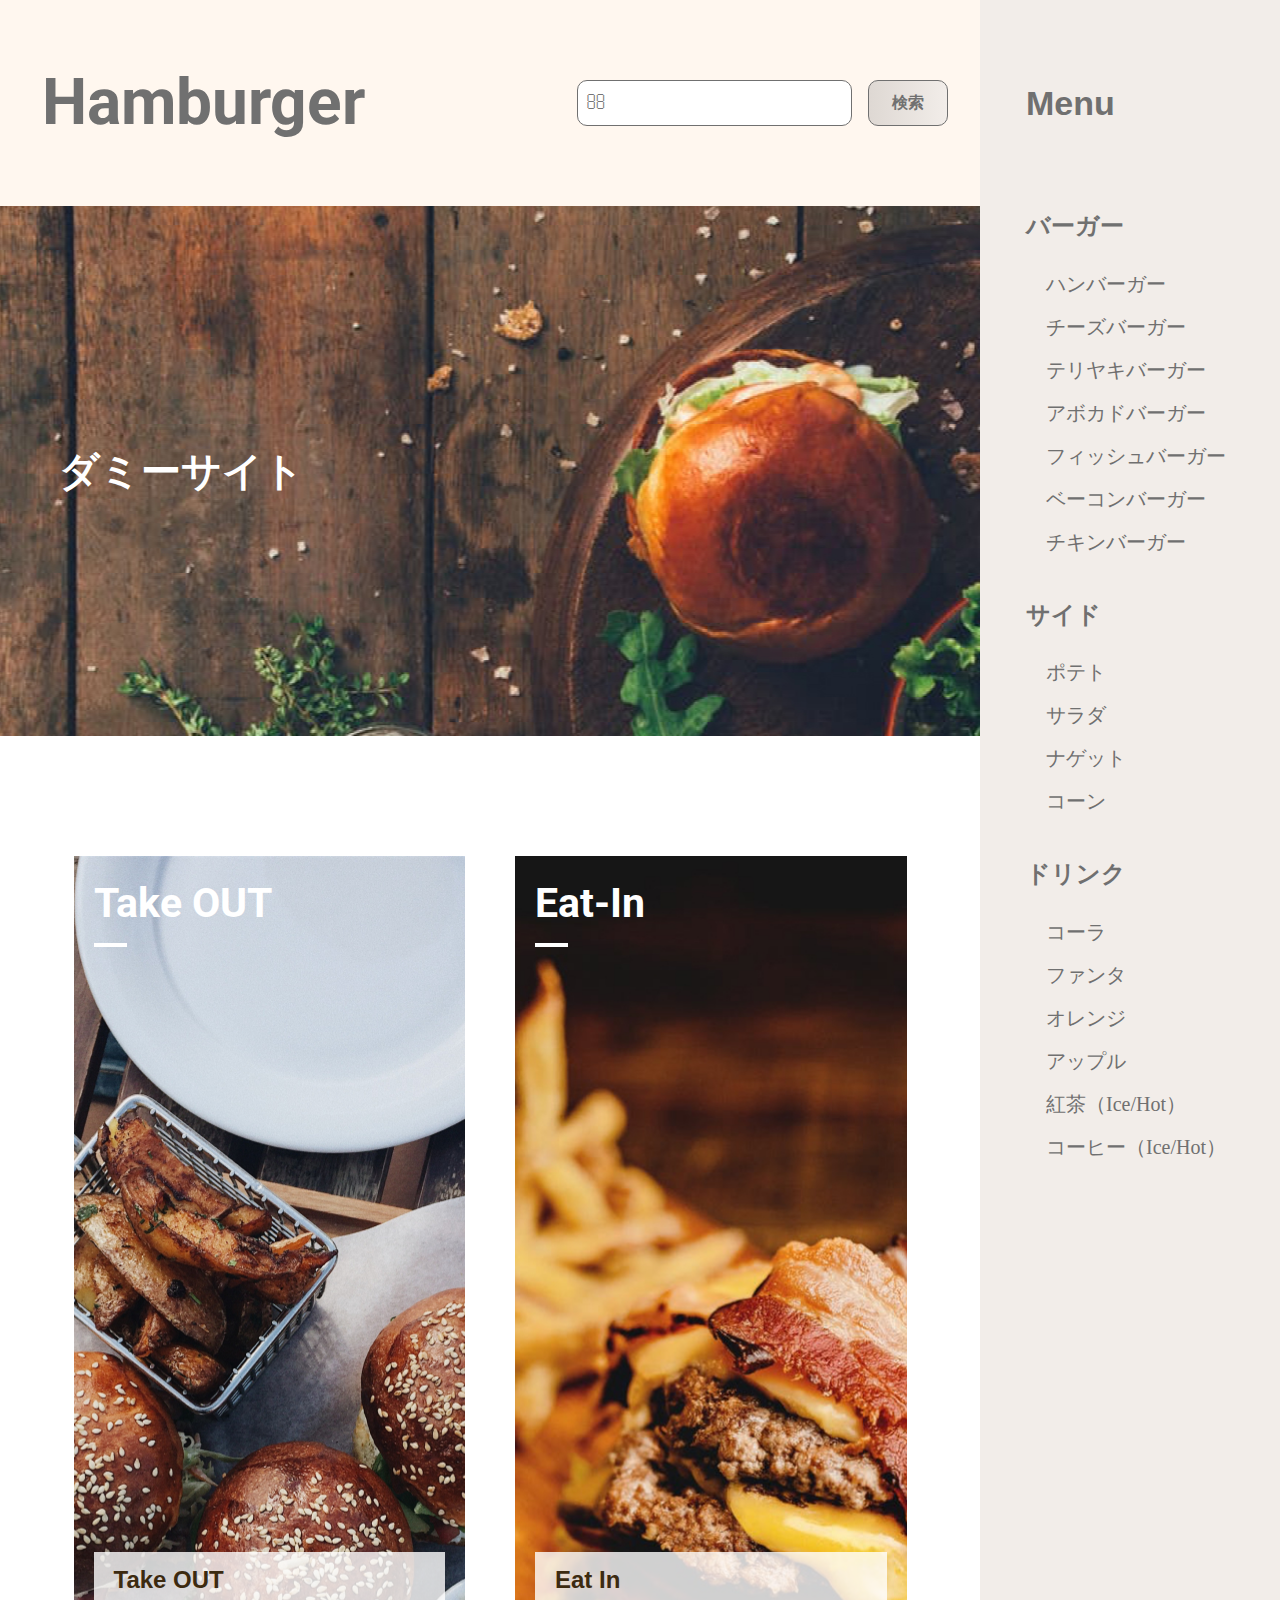
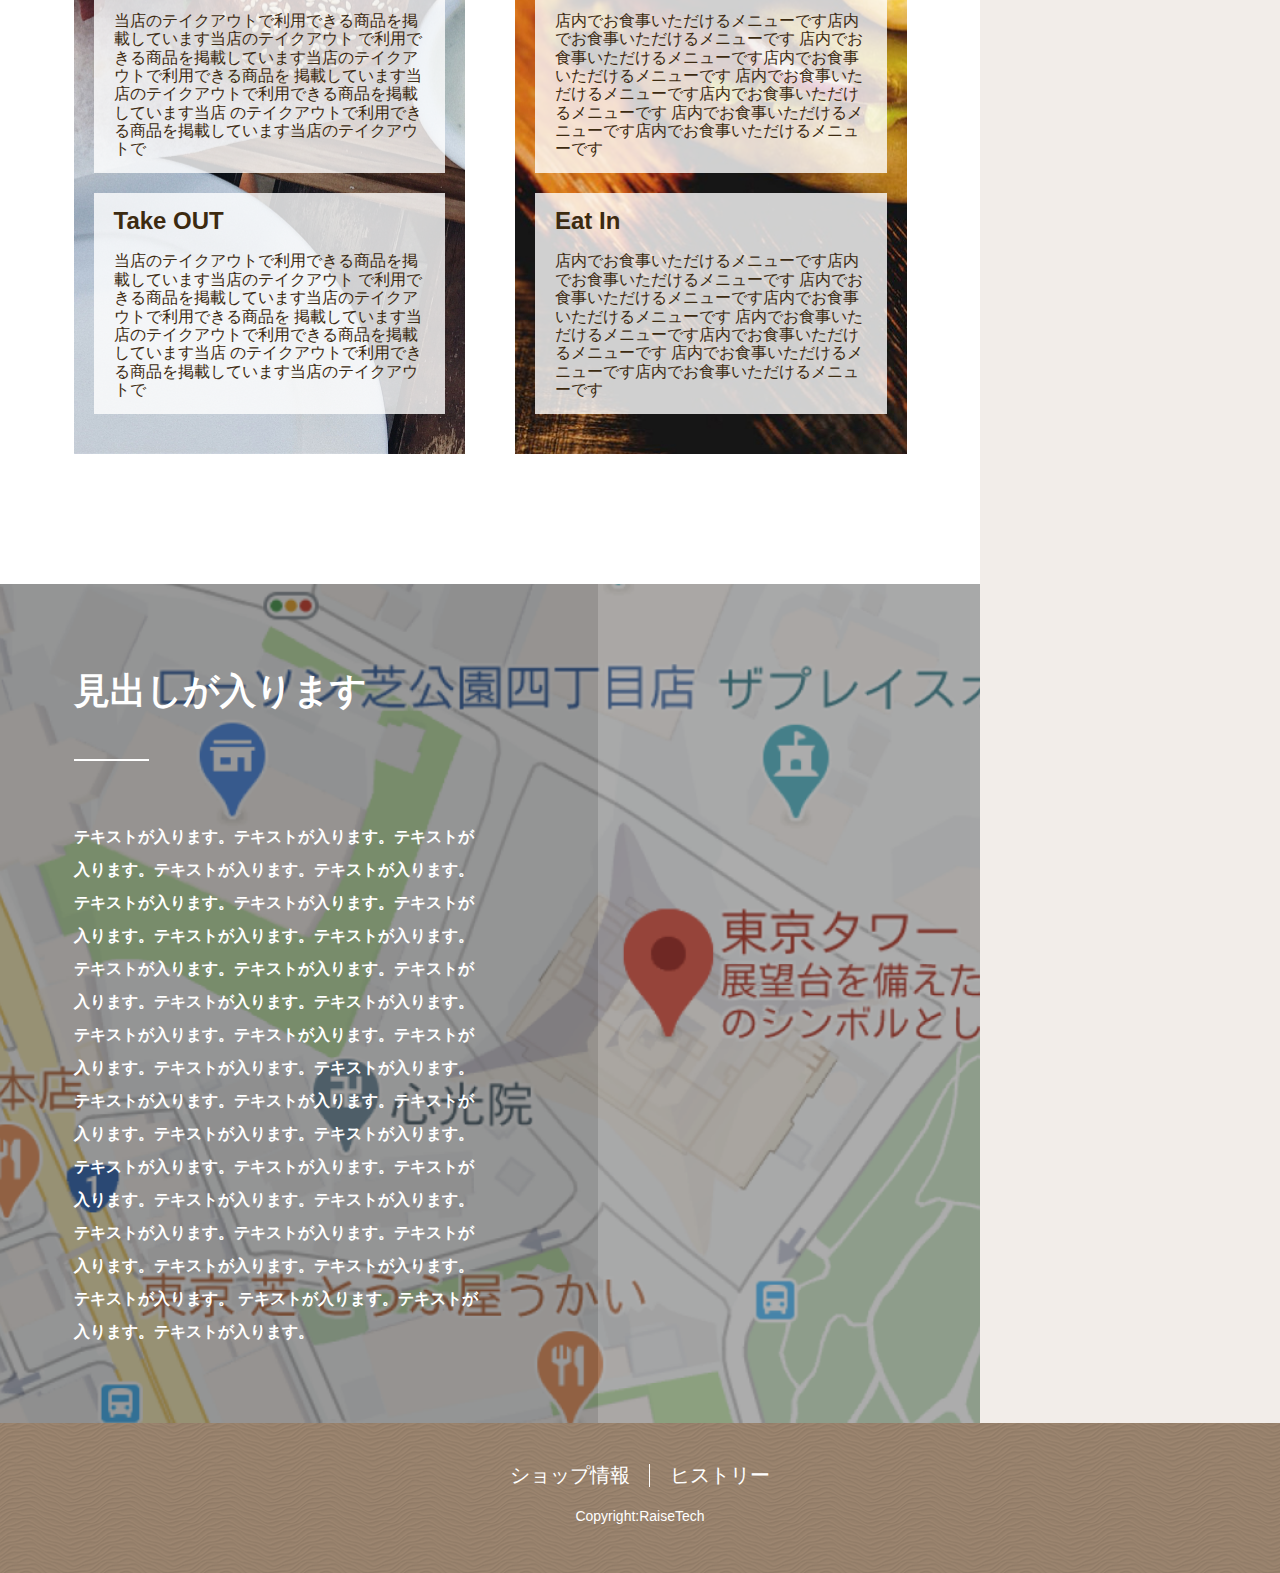
<file: index.html>
<!DOCTYPE html>
<html lang="ja">
<head>
  <meta charset="UTF-8">
  <meta http-equiv="X-UA-Compatible" content="IE=edge">
  <meta name="viewport" content="width=device-width, initial-scale=1.0">
  <title>Document</title>
  <link rel="stylesheet" href="css/reset.css">
  <link rel="stylesheet" href="https://cdnjs.cloudflare.com/ajax/libs/font-awesome/6.4.0/css/all.min.css" integrity="sha512-iecdLmaskl7CVkqkXNQ/ZH/XLlvWZOJyj7Yy7tcenmpD1ypASozpmT/E0iPtmFIB46ZmdtAc9eNBvH0H/ZpiBw==" crossorigin="anonymous" referrerpolicy="no-referrer" />
  <link rel="stylesheet" type="text/css"
 href="http://mplus-fonts.sourceforge.jp/webfonts/basic_latin/mplus_webfonts.css">
<link rel="stylesheet" type="text/css"
 href="http://mplus-fonts.sourceforge.jp/webfonts/general-j/mplus_webfonts.css">
 <link rel="preconnect" href="https://fonts.googleapis.com">
<link rel="preconnect" href="https://fonts.gstatic.com" crossorigin>
<link href="https://fonts.googleapis.com/css2?family=Roboto:wght@700&display=swap" rel="stylesheet">
<script src="https://code.jquery.com/jquery-3.6.4.min.js" integrity="sha256-oP6HI9z1XaZNBrJURtCoUT5SUnxFr8s3BzRl+cbzUq8=" crossorigin="anonymous"></script>
    <script src="js/main.js"></script>
    
  <link rel="stylesheet" href="css/style.css">
</head>
  <body>
    <div class="flex-box">
      <div class="l-main-contents">
        <header class="l-header">
          <div class="l-header-inner">
            <h1 class="l-header-title"><a href="/index.html">Hamburger</a></h1>
            <div class="p-search-container">
              <form action="#" method="post">
                <input type="text" name="search" value="" placeholder="&#xf002;"/>
                <input type="submit" name="submit" value="検索">
              </form>
            </div>
          </div>
          <button class="p-hamburger js-hamburger">
            Menu
          </button>
          <div class="p-hamburger__mask"></div>
        </header>

        <main class="main-area">

          <div class="p-fv">
            <h2 class="p-fv__title">ダミーサイト</h2>
          </div>

          <article class="l-contents">
            <div class="inner">
              <ul class="l-contents__brunch-menu">
                <li class="p-take-out p-contents-parts">
                  <h2 class="c-content-title">Take OUT</h2>
                  <div class="p-text-box">
                    <dl class="c-content_bg">
                      <dt class="c-content-subheading">Take OUT</dt>
                      <dd class="c-content-text">当店のテイクアウトで利用できる商品を掲載しています当店のテイクアウト
                        で利用できる商品を掲載しています当店のテイクアウトで利用できる商品を
                        掲載しています当店のテイクアウトで利用できる商品を掲載しています当店
                        のテイクアウトで利用できる商品を掲載しています当店のテイクアウトで</dd>
                    </dl>
                    <dl class="c-content_bg">
                      <dt class="c-content-subheading">Take OUT</dt>
                      <dd class="c-content-text">当店のテイクアウトで利用できる商品を掲載しています当店のテイクアウト
                        で利用できる商品を掲載しています当店のテイクアウトで利用できる商品を
                        掲載しています当店のテイクアウトで利用できる商品を掲載しています当店
                        のテイクアウトで利用できる商品を掲載しています当店のテイクアウトで</dd>
                    </dl>
                  </div>
                </li>
                <li class="p-eat-in p-contents-parts">
                  <h2 class="c-content-title">Eat-In</h2>
                  <div class="p-text-box">
                    <dl class="c-content_bg">
                      <dt class="c-content-subheading">Eat In</dt>
                      <dd class="c-content-text">店内でお食事いただけるメニューです店内でお食事いただけるメニューです
                        店内でお食事いただけるメニューです店内でお食事いただけるメニューです
                        店内でお食事いただけるメニューです店内でお食事いただけるメニューです
                        店内でお食事いただけるメニューです店内でお食事いただけるメニューです</dd>
                    </dl>
                    <dl class="c-content_bg">
                      <dt class="c-content-subheading">Eat In</dt>
                      <dd class="c-content-text">店内でお食事いただけるメニューです店内でお食事いただけるメニューです
                        店内でお食事いただけるメニューです店内でお食事いただけるメニューです
                        店内でお食事いただけるメニューです店内でお食事いただけるメニューです
                        店内でお食事いただけるメニューです店内でお食事いただけるメニューです</dd>
                    </dl>
                </div>
                </li>
              </ul>
            </div>
          </article>

          <section class="l-access">
            <div class="inner">
              <h2 class="l-access__heading">見出しが入ります</h2>
              <p class="l-access__text">テキストが入ります。テキストが入ります。テキストが入ります。テキストが入ります。テキストが入ります。テキストが入ります。テキストが入ります。テキストが入ります。テキストが入ります。テキストが入ります。テキストが入ります。テキストが入ります。テキストが入ります。テキストが入ります。テキストが入ります。テキストが入ります。テキストが入ります。テキストが入ります。テキストが入ります。テキストが入ります。テキストが入ります。テキストが入ります。テキストが入ります。テキストが入ります。テキストが入ります。テキストが入ります。テキストが入ります。テキストが入ります。テキストが入ります。テキストが入ります。テキストが入ります。テキストが入ります。テキストが入ります。テキストが入ります。テキストが入ります。テキストが入ります。
                テキストが入ります。テキストが入ります。テキストが入ります。</p>
              <div class="map"></div>
            </div>
          </section>
        </main>
      </div>
      
      <aside class="l-sidebar">
        <span class="l-sidebar__close"></span>
          <h2 class="l-sidebar__title">Menu</h2>
        <div class="l-sidebar__menu-list">
          <h3 class="l-sidebar__menu-list__bold">バーガー</h3>
          <ul class="l-sidebar__menu-list__normal">
            <li>ハンバーガー</li>
            <li>チーズバーガー</li>
            <li>テリヤキバーガー</li>
            <li>アボカドバーガー</li>
            <li>フィッシュバーガー</li>
            <li>ベーコンバーガー</li>
            <li>チキンバーガー</li>
          </ul>
          <h3 class="l-sidebar__menu-list__bold">サイド</h3>
          <ul class="l-sidebar__menu-list__normal">
            <li>ポテト</li>
            <li>サラダ</li>
            <li>ナゲット</li>
            <li>コーン</li>
          </ul>
          <h3 class="l-sidebar__menu-list__bold">ドリンク</h3>
          <ul class="l-sidebar__menu-list__normal">
            <li>コーラ</li>
            <li>ファンタ</li>
            <li>オレンジ</li>
            <li>アップル</li>
            <li>紅茶（Ice/Hot）</li>
            <li>コーヒー（Ice/Hot）</li>
          </ul>
        </div>
      </aside>
      
    </div>
    </div>


    <footer class="l-footer">
      <div class="l-footer__img"></div>
      <ul class="l-footer__menu">
        <li class="l-footer__item"><a href="/page-shop.html">ショップ情報</a></li>
        <li class="l-footer__item"><a href="#">ヒストリー</a></li>
      </ul>
      <small class="c-copyright">Copyright:RaiseTech</small>
    </footer>
  </body>
</html>
</file>
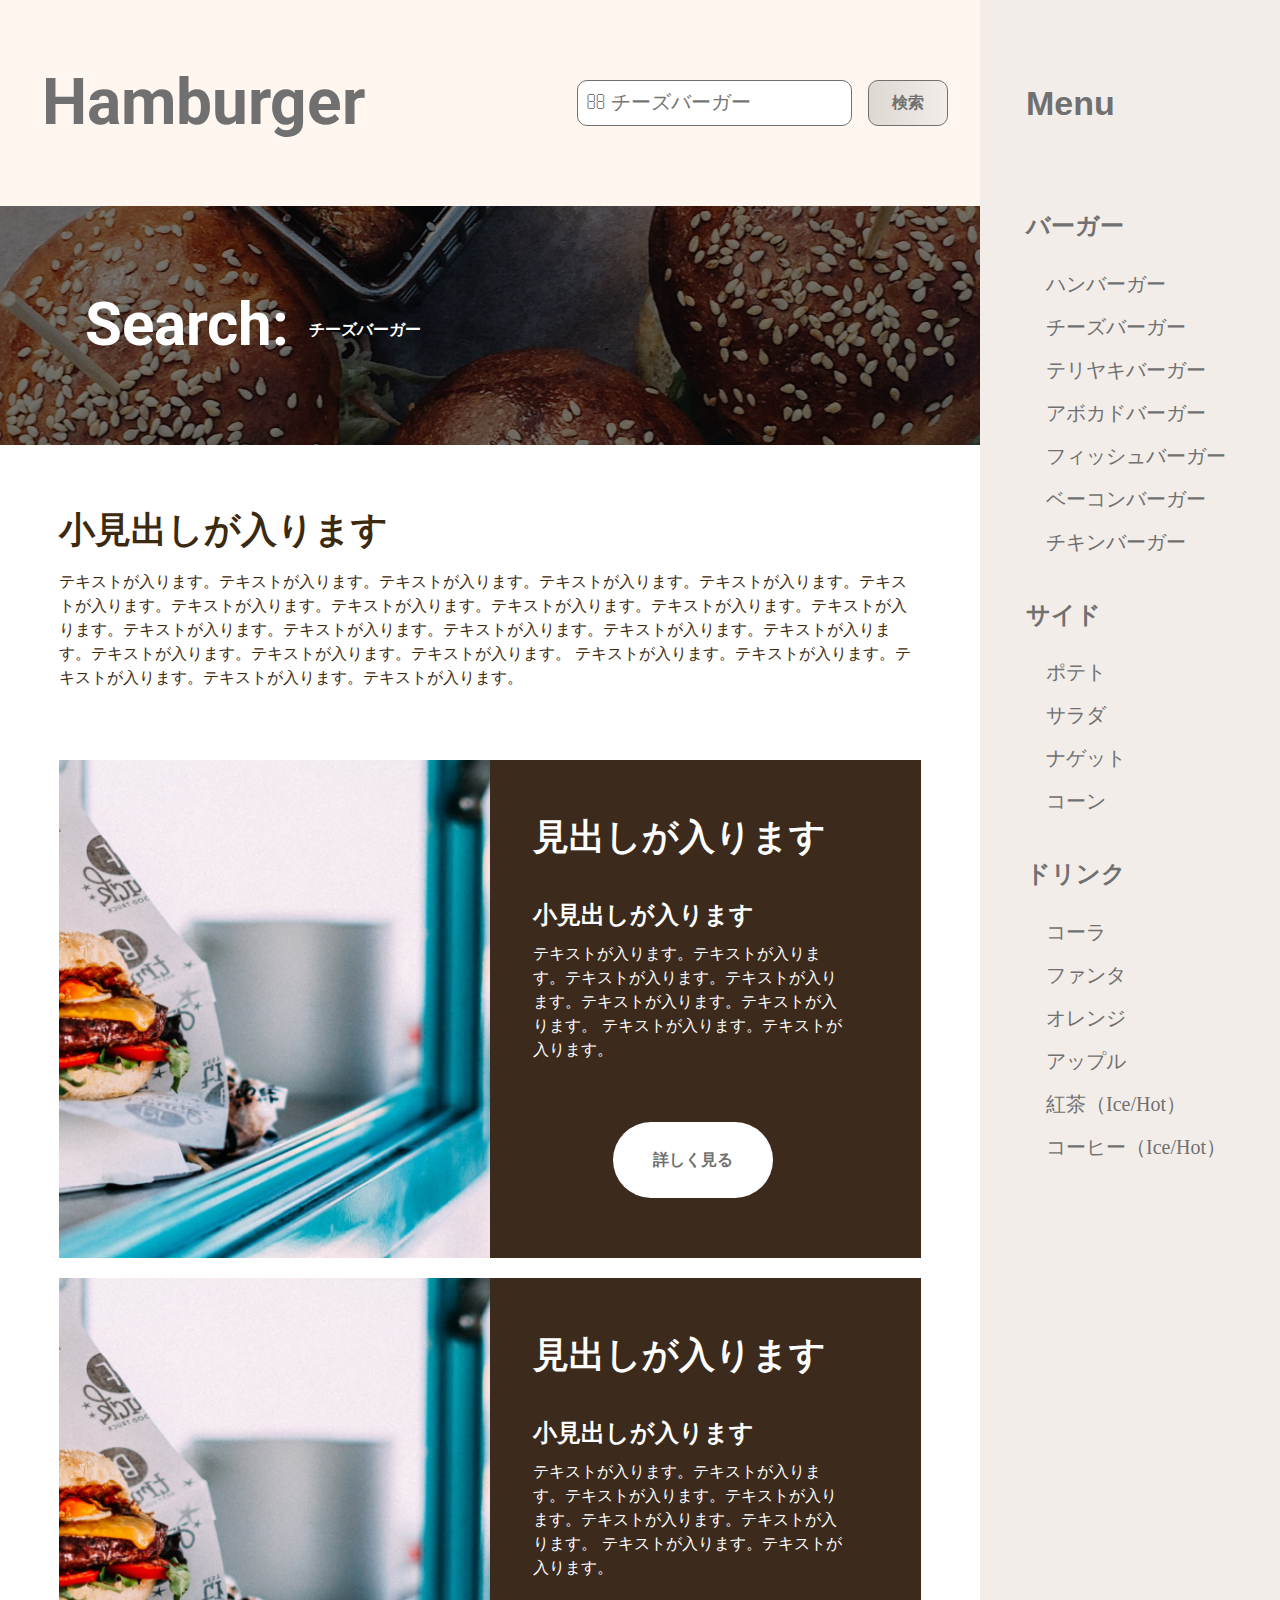
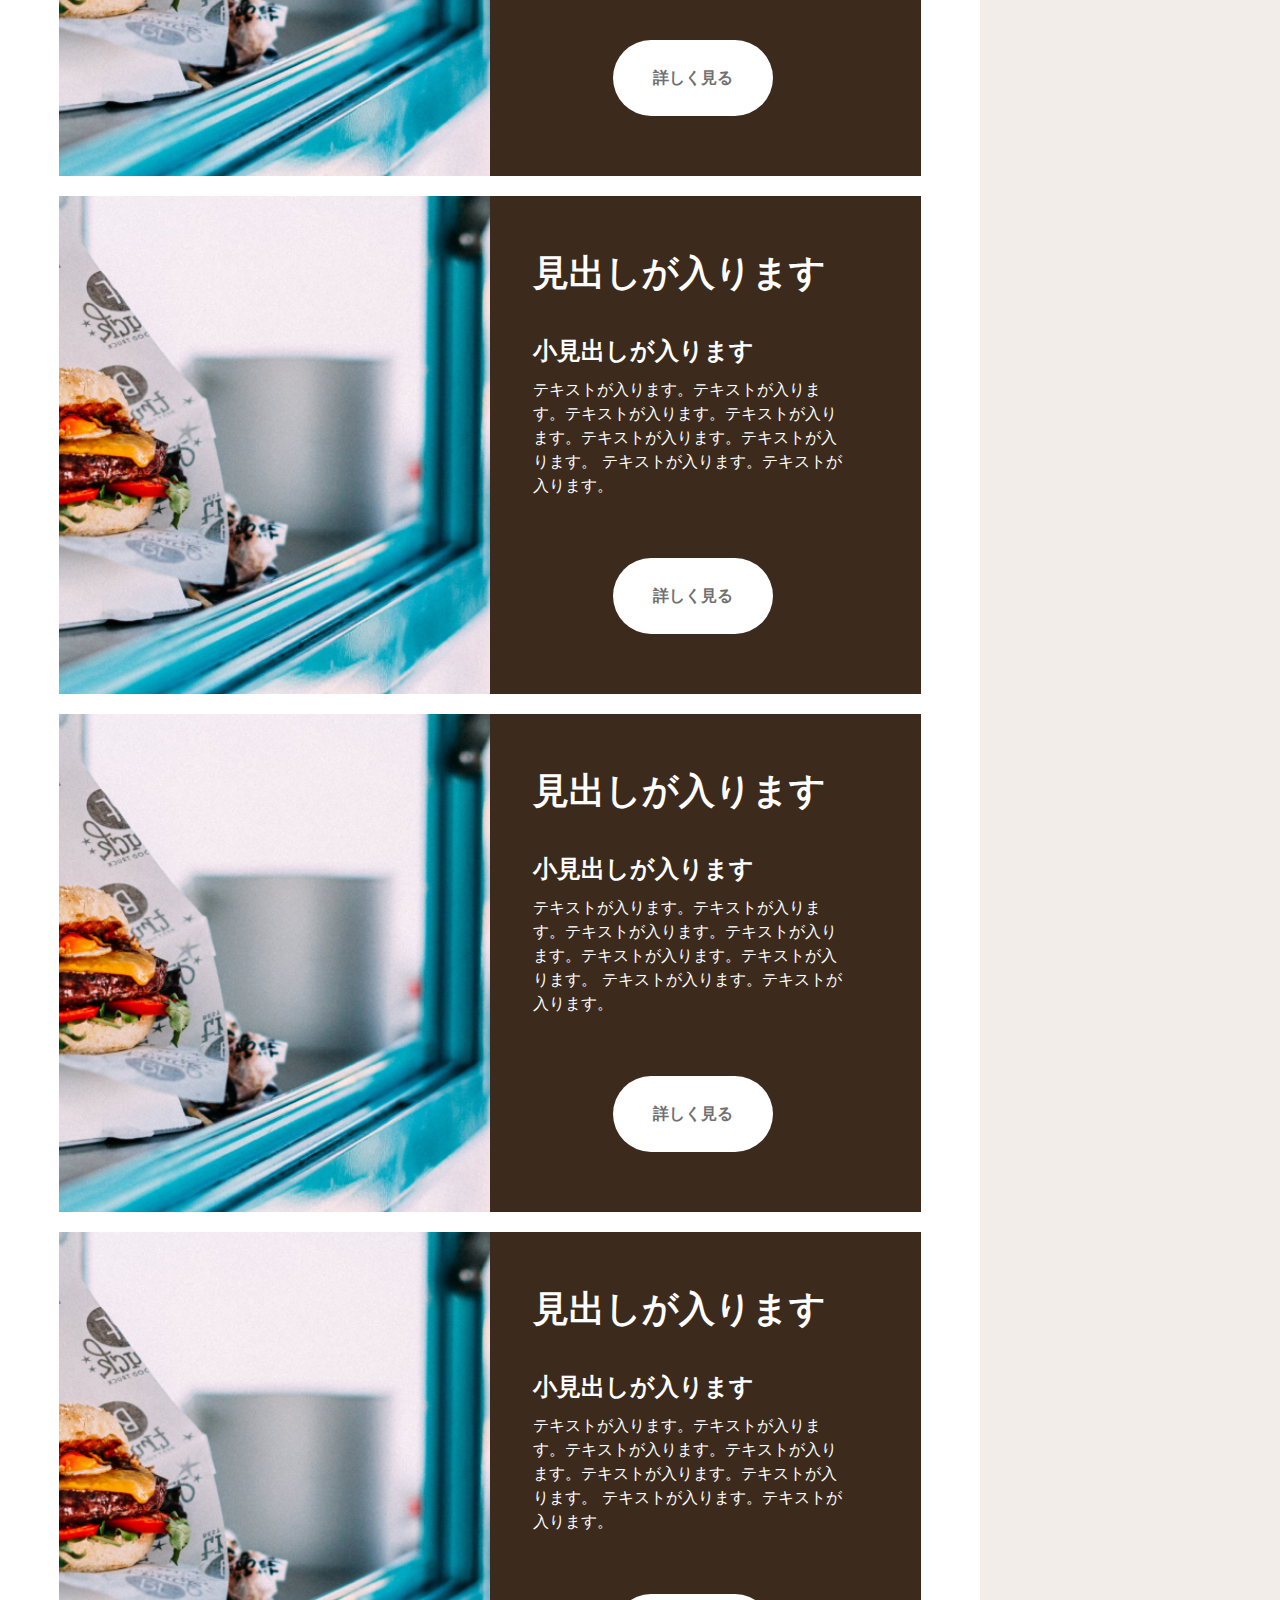
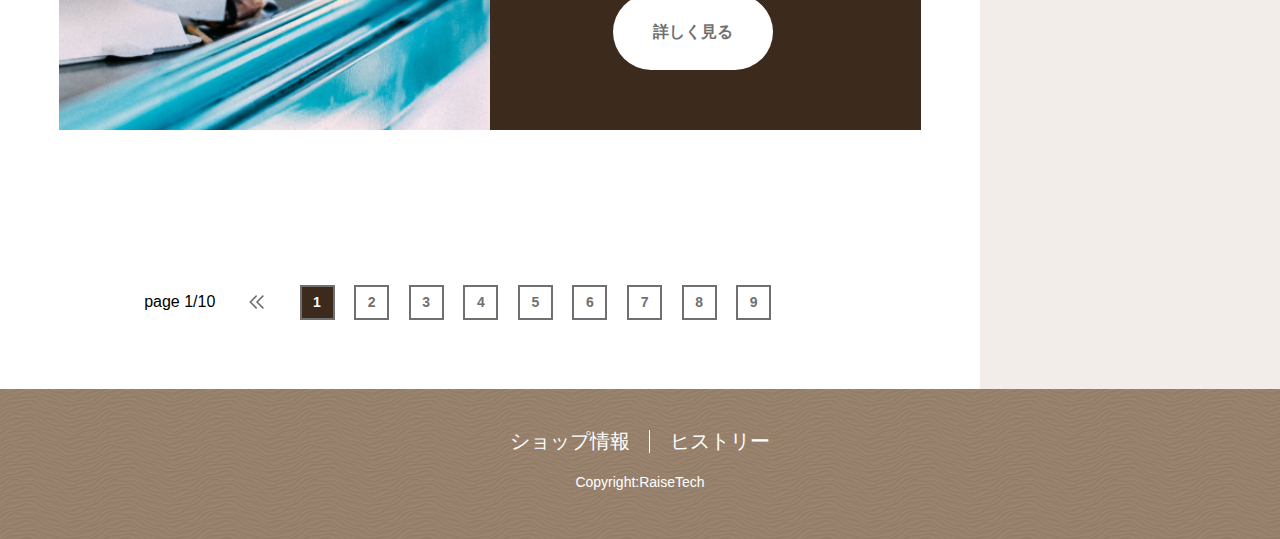
<file: archive-search.html>
<!DOCTYPE html>
<html lang="ja">
<head>
  <meta charset="UTF-8">
  <meta http-equiv="X-UA-Compatible" content="IE=edge">
  <meta name="viewport" content="width=device-width, initial-scale=1.0">
  <title>Document</title>
  <link rel="stylesheet" href="css/reset.css">
  <link rel="stylesheet" href="https://cdnjs.cloudflare.com/ajax/libs/font-awesome/6.4.0/css/all.min.css" integrity="sha512-iecdLmaskl7CVkqkXNQ/ZH/XLlvWZOJyj7Yy7tcenmpD1ypASozpmT/E0iPtmFIB46ZmdtAc9eNBvH0H/ZpiBw==" crossorigin="anonymous" referrerpolicy="no-referrer" />
  <link rel="stylesheet" type="text/css"
 href="http://mplus-fonts.sourceforge.jp/webfonts/basic_latin/mplus_webfonts.css">
 <link rel="preconnect" href="https://fonts.googleapis.com">
<link rel="preconnect" href="https://fonts.gstatic.com" crossorigin>
<link href="https://fonts.googleapis.com/css2?family=Roboto:wght@700&display=swap" rel="stylesheet">
<link rel="stylesheet" type="text/css"
 href="http://mplus-fonts.sourceforge.jp/webfonts/general-j/mplus_webfonts.css">
 <link rel="preconnect" href="https://fonts.googleapis.com">
<link rel="preconnect" href="https://fonts.gstatic.com" crossorigin>
<link href="https://fonts.googleapis.com/css2?family=Roboto:wght@700&display=swap" rel="stylesheet">
<script src="https://code.jquery.com/jquery-3.6.4.min.js" integrity="sha256-oP6HI9z1XaZNBrJURtCoUT5SUnxFr8s3BzRl+cbzUq8=" crossorigin="anonymous"></script>
    <script src="js/main.js"></script>
    
  <link rel="stylesheet" href="css/style.css">
</head>
  <body>
    <div class="flex-box">
      <div class="l-main-contents">
        <header class="l-header">
          <div class="l-header-inner">
            <h1 class="l-header-title">Hamburger</h1>
            <div class="p-search-container">
              <form action="#" method="post">
                <input type="text" name="search" value="" placeholder="&#xf002; チーズバーガー"/>
                <input type="submit" name="submit" value="検索">
              </form>
            </div>
          </div>
          <button class="p-hamburger js-hamburger">
            Menu
          </button>
          <div class="p-hamburger__mask"></div>
        </header>

        <main class="main-area">

          <div class="p-archive-top-view">
            <h2 class="p-archive-top-view__title">Search:<span class="p-archive-top-view__sub-title">チーズバーガー</span></h2>
            <div class="p-archive-top-view__mask"></div>
          </div>
          

          
         <section class="p-archive-contents">
          <div class="archive-inner">
            <h3 class="c-archive-heading">小見出しが入ります</h3>
            <p class="c-archive-text">
              テキストが入ります。テキストが入ります。テキストが入ります。テキストが入ります。テキストが入ります。テキストが入ります。テキストが入ります。テキストが入ります。テキストが入ります。テキストが入ります。テキストが入ります。テキストが入ります。テキストが入ります。テキストが入ります。テキストが入ります。テキストが入ります。テキストが入ります。テキストが入ります。テキストが入ります。
              テキストが入ります。テキストが入ります。テキストが入ります。テキストが入ります。テキストが入ります。
            </p>

            <figure class="p-burger-card">
              <div class="p-burger-card__img">
                <img src="images/archive-card.jpg" alt="">
              </div>
              <figcaption class="p-burger-card__text">
                <h4 class="p-burger-card__title">見出しが入ります</h4>
                <p class="p-burger-card__text__bold">小見出しが入ります</p>
                <p class="p-burger-card__text__normal">テキストが入ります。テキストが入ります。テキストが入ります。テキストが入ります。テキストが入ります。テキストが入ります。
                  テキストが入ります。テキストが入ります。</p>
                <button class="c-burger-card__button">
                  <a href="#">詳しく見る</a>
                </button>
              </figcaption>
            </figure>
            <figure class="p-burger-card">
              <div class="p-burger-card__img">
                <img src="images/archive-card.jpg" alt="">
              </div>
              <figcaption class="p-burger-card__text">
                <h4 class="p-burger-card__title">見出しが入ります</h4>
                <p class="p-burger-card__text__bold">小見出しが入ります</p>
                <p class="p-burger-card__text__normal">テキストが入ります。テキストが入ります。テキストが入ります。テキストが入ります。テキストが入ります。テキストが入ります。
                  テキストが入ります。テキストが入ります。</p>
                <button class="c-burger-card__button">
                  <a href="#">詳しく見る</a>
                </button>
              </figcaption>
            </figure>
            <figure class="p-burger-card">
              <div class="p-burger-card__img">
                <img src="images/archive-card.jpg" alt="">
              </div>
              <figcaption class="p-burger-card__text">
                <h4 class="p-burger-card__title">見出しが入ります</h4>
                <p class="p-burger-card__text__bold">小見出しが入ります</p>
                <p class="p-burger-card__text__normal">テキストが入ります。テキストが入ります。テキストが入ります。テキストが入ります。テキストが入ります。テキストが入ります。
                  テキストが入ります。テキストが入ります。</p>
                <button class="c-burger-card__button">
                  <a href="#">詳しく見る</a>
                </button>
              </figcaption>
            </figure>
            <figure class="p-burger-card">
              <div class="p-burger-card__img">
                <img src="images/archive-card.jpg" alt="">
              </div>
              <figcaption class="p-burger-card__text">
                <h4 class="p-burger-card__title">見出しが入ります</h4>
                <p class="p-burger-card__text__bold">小見出しが入ります</p>
                <p class="p-burger-card__text__normal">テキストが入ります。テキストが入ります。テキストが入ります。テキストが入ります。テキストが入ります。テキストが入ります。
                  テキストが入ります。テキストが入ります。</p>
                <button class="c-burger-card__button">
                  <a href="#">詳しく見る</a>
                </button>
              </figcaption>
            </figure>
            <figure class="p-burger-card">
              <div class="p-burger-card__img">
                <img src="images/archive-card.jpg" alt="">
              </div>
              <figcaption class="p-burger-card__text">
                <h4 class="p-burger-card__title">見出しが入ります</h4>
                <p class="p-burger-card__text__bold">小見出しが入ります</p>
                <p class="p-burger-card__text__normal">テキストが入ります。テキストが入ります。テキストが入ります。テキストが入ります。テキストが入ります。テキストが入ります。
                  テキストが入ります。テキストが入ります。</p>
                <button class="c-burger-card__button">
                  <a href="#">詳しく見る</a>
                </button>
              </figcaption>
            </figure>
          </div>
         </section>

         <ul class="p-navigation">
          <li class="p-navigation__item">
            <p class="p-navgation__text">page 1/10</p>
          </li>
          <li class="p-navigation__item">
              <a class="p-navigation__arrow" href="/pages/1/">
                  <svg xmlns="http://www.w3.org/2000/svg" class="p-navigation__item__link-Icon" fill="none" viewBox="0 0 24 24" stroke="currentColor" stroke-width="2">
                      <path stroke-linecap="round" stroke-linejoin="round" d="M11 19l-7-7 7-7m8 14l-7-7 7-7" />
                  </svg>
              </a>
          </li>
          <li class="p-navigation__item">
              <a class="p-navigation__item__link isActive" href="/pages/1/"><span>1</span></a>
          </li>
          <li class="p-navigation__item">
              <a class="p-navigation__item__link " href="/pages/2/"><span>2</span></a>
          </li>
          <li class="p-navigation__item">
              <a class="p-navigation__item__link" href="/pages/3/"><span>3</span></a>
          </li>
          <li class="p-navigation__item">
              <a class="p-navigation__item__link" href="/pages/4/"><span>4</span></a>
          </li>
          <li class="p-navigation__item">
              <a class="p-navigation__item__link" href="/pages/5/"><span>5</span></a>
          </li>
          <li class="p-navigation__item">
              <a class="p-navigation__item__link" href="/pages/6/"><span>6</span></a>
          </li>
          <li class="p-navigation__item">
              <a class="p-navigation__item__link" href="/pages/7/"><span>7</span></a>
          </li>
          <li class="p-navigation__item">
              <a class="p-navigation__item__link" href="/pages/8/"><span>8</span></a>
          </li>
          <li class="p-navigation-item">
              <a class="p-navigation__item__link" href="/pages/9/"><span>9</span></a>
          </li>
          <li class="p-navigation-item">
              <a class="p-navigation__arrow right-allow" href="/pages/5/">
                  <svg xmlns="http://www.w3.org/2000/svg" class="p-navigation__item__link-Icon" fill="none" viewBox="0 0 24 24" stroke="currentColor" stroke-width="2">
                      <path stroke-linecap="round" stroke-linejoin="round" d="M13 5l7 7-7 7M5 5l7 7-7 7" />
                  </svg>
              </a>
          </li>
      </ul>

      <ul class="p-sp-navigation">
        <li class="p-sp-navigation__item"><a href="#"><svg xmlns="http://www.w3.org/2000/svg" class="p-navigation__item__link-Icon" fill="none" viewBox="0 0 24 24" stroke="currentColor" stroke-width="1">
          <path stroke-linecap="round" stroke-linejoin="round" d="M11 19l-7-7 7-7m8 14l-7-7 7-7" />
      </svg>前へ</a></li>
        <li class="p-sp-navigation__item"><a href="#">次へ<svg xmlns="http://www.w3.org/2000/svg" class="p-navigation__item__link-Icon" fill="none" viewBox="0 0 24 24" stroke="currentColor" stroke-width="1">
          <path stroke-linecap="round" stroke-linejoin="round" d="M13 5l7 7-7 7M5 5l7 7-7 7" />
      </svg></a></li>
      </ul>


          
        </main>
      </div>
      
      <aside class="l-sidebar">
        <span class="l-sidebar__close"></span>
          <h2 class="l-sidebar__title">Menu</h2>
        <div class="l-sidebar__menu-list">
          <h3 class="l-sidebar__menu-list__bold">バーガー</h3>
          <ul class="l-sidebar__menu-list__normal">
            <li>ハンバーガー</li>
            <li>チーズバーガー</li>
            <li>テリヤキバーガー</li>
            <li>アボカドバーガー</li>
            <li>フィッシュバーガー</li>
            <li>ベーコンバーガー</li>
            <li>チキンバーガー</li>
          </ul>
          <h3 class="l-sidebar__menu-list__bold">サイド</h3>
          <ul class="l-sidebar__menu-list__normal">
            <li>ポテト</li>
            <li>サラダ</li>
            <li>ナゲット</li>
            <li>コーン</li>
          </ul>
          <h3 class="l-sidebar__menu-list__bold">ドリンク</h3>
          <ul class="l-sidebar__menu-list__normal">
            <li>コーラ</li>
            <li>ファンタ</li>
            <li>オレンジ</li>
            <li>アップル</li>
            <li>紅茶（Ice/Hot）</li>
            <li>コーヒー（Ice/Hot）</li>
          </ul>
        </div>
      </aside>
      
    </div>
    </div>
    <footer class="l-footer">
      <ul class="l-footer__menu">
        <li class="l-footer__item"><a href="#">ショップ情報</a></li>
        <li class="l-footer__item"><a href="#">ヒストリー</a></li>
      </ul>
      <small class="c-copyright">Copyright:RaiseTech</small>
    </footer>
    
    
  </body>
</html>
</file>
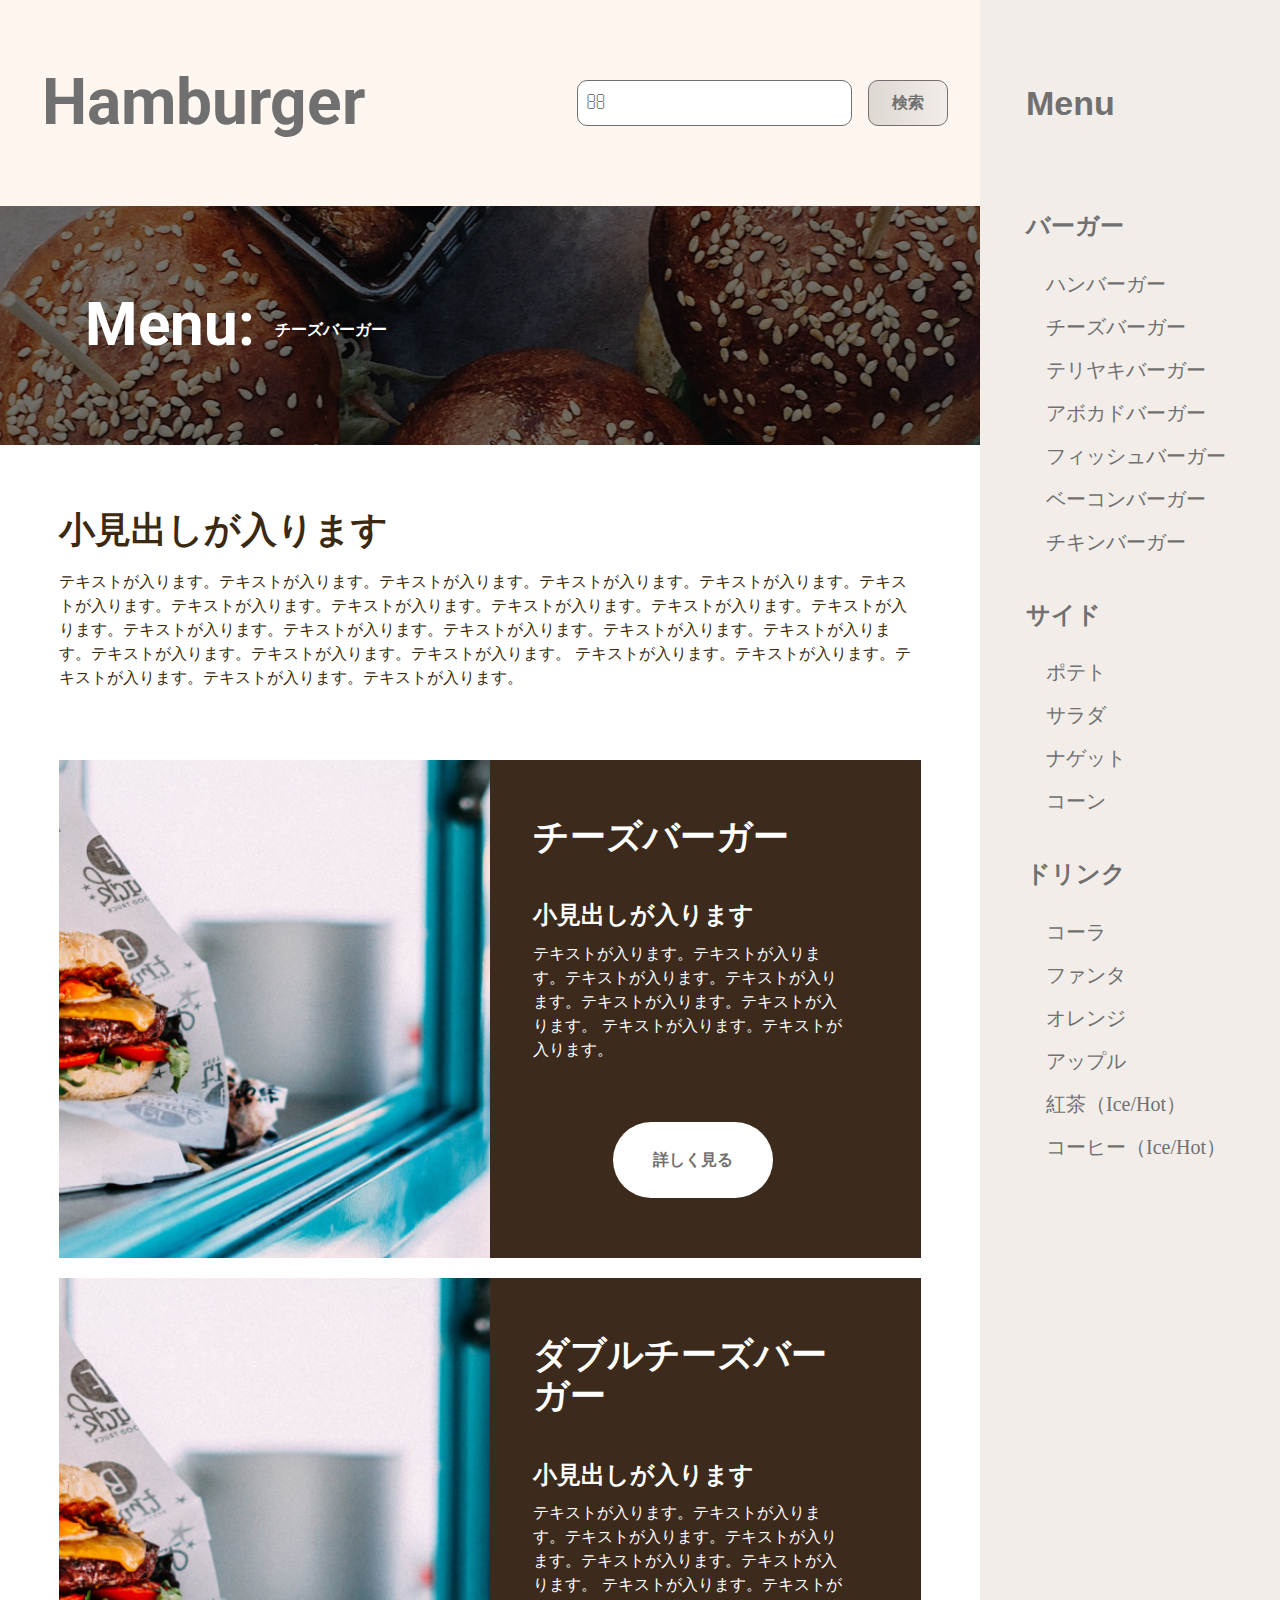
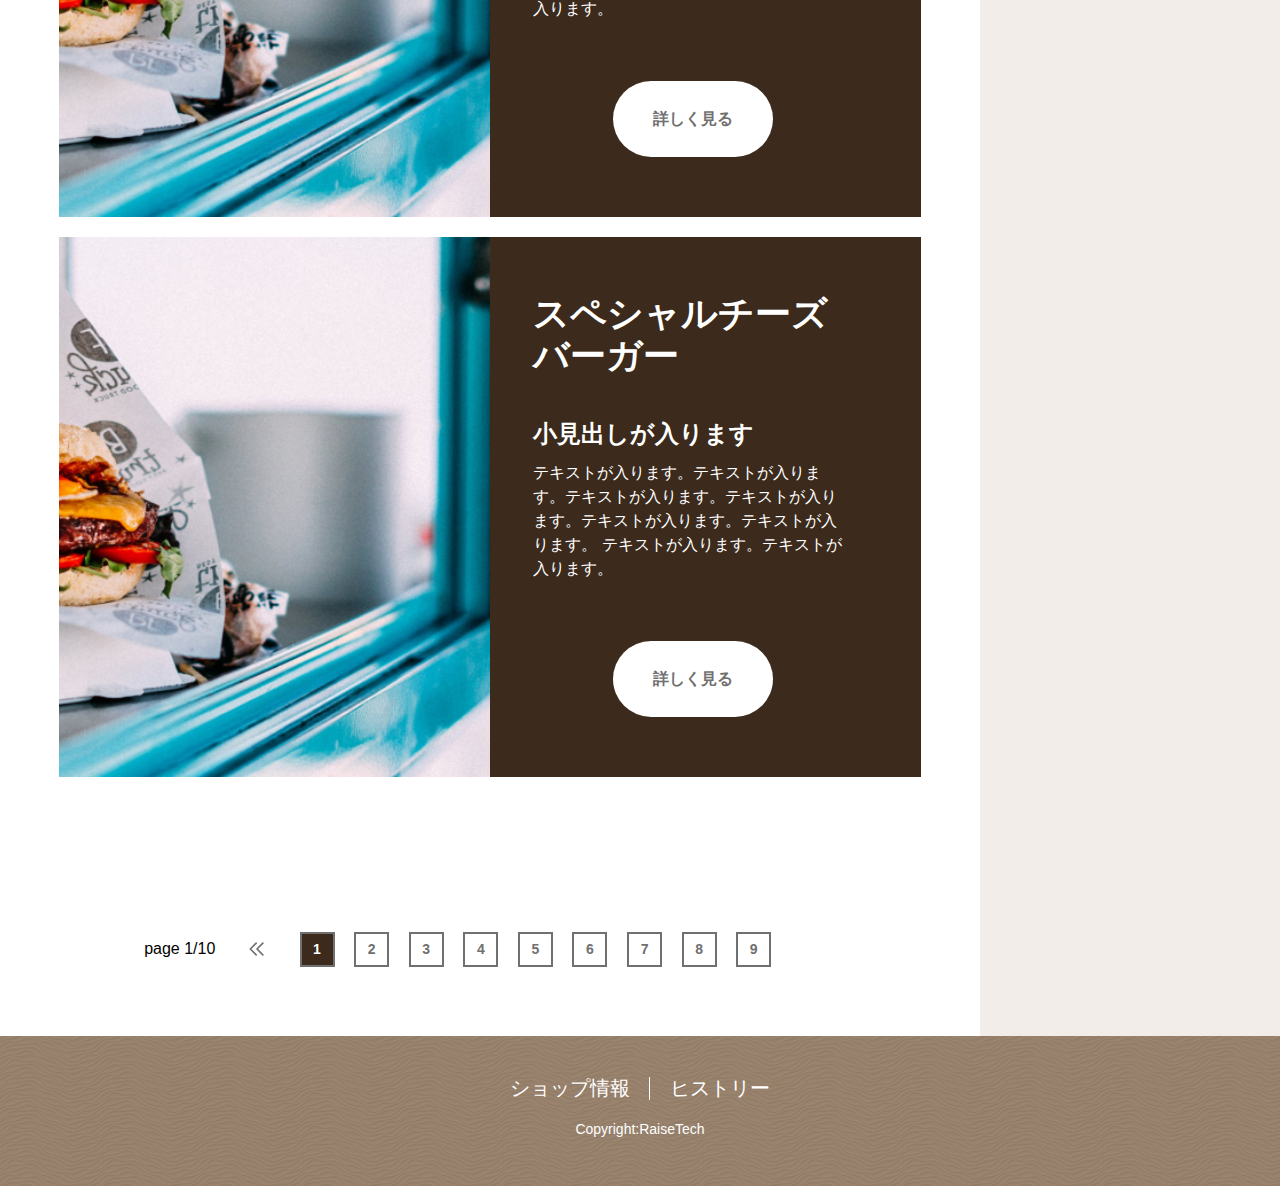
<file: archive.html>
<!DOCTYPE html>
<html lang="ja">
<head>
  <meta charset="UTF-8">
  <meta http-equiv="X-UA-Compatible" content="IE=edge">
  <meta name="viewport" content="width=device-width, initial-scale=1.0">
  <title>Document</title>
  <link rel="stylesheet" href="css/reset.css">
  <link rel="stylesheet" href="https://cdnjs.cloudflare.com/ajax/libs/font-awesome/6.4.0/css/all.min.css" integrity="sha512-iecdLmaskl7CVkqkXNQ/ZH/XLlvWZOJyj7Yy7tcenmpD1ypASozpmT/E0iPtmFIB46ZmdtAc9eNBvH0H/ZpiBw==" crossorigin="anonymous" referrerpolicy="no-referrer" />
  <link rel="stylesheet" type="text/css"
 href="http://mplus-fonts.sourceforge.jp/webfonts/basic_latin/mplus_webfonts.css">
 <link rel="preconnect" href="https://fonts.googleapis.com">
<link rel="preconnect" href="https://fonts.gstatic.com" crossorigin>
<link href="https://fonts.googleapis.com/css2?family=Roboto:wght@700&display=swap" rel="stylesheet">
<link rel="stylesheet" type="text/css"
 href="http://mplus-fonts.sourceforge.jp/webfonts/general-j/mplus_webfonts.css">
 <link rel="preconnect" href="https://fonts.googleapis.com">
<link rel="preconnect" href="https://fonts.gstatic.com" crossorigin>
<link href="https://fonts.googleapis.com/css2?family=Roboto:wght@700&display=swap" rel="stylesheet">
<script src="https://code.jquery.com/jquery-3.6.4.min.js" integrity="sha256-oP6HI9z1XaZNBrJURtCoUT5SUnxFr8s3BzRl+cbzUq8=" crossorigin="anonymous"></script>
    <script src="js/main.js"></script>
    
  <link rel="stylesheet" href="css/style.css">
</head>
  <body>
    <div class="flex-box">
      <div class="l-main-contents">
        <header class="l-header">
          <div class="l-header-inner">
            <h1 class="l-header-title"><a href="/index.html">Hamburger</a></h1>
            <div class="p-search-container">
              <form action="#" method="post">
                <input type="text" name="search" value="" placeholder="&#xf002;"/>
                <input type="submit" name="submit" value="検索">
              </form>
            </div>
          </div>
          <button class="p-hamburger js-hamburger">
            Menu
          </button>
          <div class="p-hamburger__mask"></div>
        </header>

        <main class="main-area">

          <div class="p-archive-top-view">
            <h2 class="p-archive-top-view__title">Menu:<span class="p-archive-top-view__sub-title">チーズバーガー</span></h2>
            <div class="p-archive-top-view__mask"></div>
          </div>
          

          
         <section class="p-archive-contents">
          <div class="archive-inner">
            <h3 class="c-archive-heading">小見出しが入ります</h3>
            <p class="c-archive-text">
              テキストが入ります。テキストが入ります。テキストが入ります。テキストが入ります。テキストが入ります。テキストが入ります。テキストが入ります。テキストが入ります。テキストが入ります。テキストが入ります。テキストが入ります。テキストが入ります。テキストが入ります。テキストが入ります。テキストが入ります。テキストが入ります。テキストが入ります。テキストが入ります。テキストが入ります。
              テキストが入ります。テキストが入ります。テキストが入ります。テキストが入ります。テキストが入ります。
            </p>

            <figure class="p-burger-card">
              <div class="p-burger-card__img">
                <img src="images/archive-card.jpg" alt="">
              </div>
              <figcaption class="p-burger-card__text">
                <h4 class="p-burger-card__title">チーズバーガー</h4>
                <p class="p-burger-card__text__bold">小見出しが入ります</p>
                <p class="p-burger-card__text__normal">テキストが入ります。テキストが入ります。テキストが入ります。テキストが入ります。テキストが入ります。テキストが入ります。
                  テキストが入ります。テキストが入ります。</p>
                <button class="c-burger-card__button">
                  <a href="#">詳しく見る</a>
                </button>
              </figcaption>
            </figure>
            <figure class="p-burger-card">
              <div class="p-burger-card__img">
                <img src="images/archive-card.jpg" alt="">
              </div>
              <figcaption class="p-burger-card__text">
                <h4 class="p-burger-card__title">ダブルチーズバーガー</h4>
                <p class="p-burger-card__text__bold">小見出しが入ります</p>
                <p class="p-burger-card__text__normal">テキストが入ります。テキストが入ります。テキストが入ります。テキストが入ります。テキストが入ります。テキストが入ります。
                  テキストが入ります。テキストが入ります。</p>
                <button class="c-burger-card__button">
                  <a href="#">詳しく見る</a>
                </button>
              </figcaption>
            </figure>
            <figure class="p-burger-card">
              <div class="p-burger-card__img">
                <img src="images/archive-card.jpg" alt="">
              </div>
              <figcaption class="p-burger-card__text">
                <h4 class="p-burger-card__title">スペシャルチーズバーガー</h4>
                <p class="p-burger-card__text__bold">小見出しが入ります</p>
                <p class="p-burger-card__text__normal">テキストが入ります。テキストが入ります。テキストが入ります。テキストが入ります。テキストが入ります。テキストが入ります。
                  テキストが入ります。テキストが入ります。</p>
                <button class="c-burger-card__button">
                  <a href="#">詳しく見る</a>
                </button>
              </figcaption>
            </figure>
          </div>
         </section>

         
         <ul class="p-navigation">
          <li class="p-navigation__item">
            <p class="p-navgation__text">page 1/10</p>
          </li>
          <li class="p-navigation__item">
              <a class="p-navigation__arrow" href="/pages/1/">
                  <svg xmlns="http://www.w3.org/2000/svg" class="p-navigation__item__link-Icon" fill="none" viewBox="0 0 24 24" stroke="currentColor" stroke-width="2">
                      <path stroke-linecap="round" stroke-linejoin="round" d="M11 19l-7-7 7-7m8 14l-7-7 7-7" />
                  </svg>
              </a>
          </li>
          <li class="p-navigation__item">
              <a class="p-navigation__item__link isActive" href="/pages/1/"><span>1</span></a>
          </li>
          <li class="p-navigation__item">
              <a class="p-navigation__item__link " href="/pages/2/"><span>2</span></a>
          </li>
          <li class="p-navigation__item">
              <a class="p-navigation__item__link" href="/pages/3/"><span>3</span></a>
          </li>
          <li class="p-navigation__item">
              <a class="p-navigation__item__link" href="/pages/4/"><span>4</span></a>
          </li>
          <li class="p-navigation__item">
              <a class="p-navigation__item__link" href="/pages/5/"><span>5</span></a>
          </li>
          <li class="p-navigation__item">
              <a class="p-navigation__item__link" href="/pages/6/"><span>6</span></a>
          </li>
          <li class="p-navigation__item">
              <a class="p-navigation__item__link" href="/pages/7/"><span>7</span></a>
          </li>
          <li class="p-navigation__item">
              <a class="p-navigation__item__link" href="/pages/8/"><span>8</span></a>
          </li>
          <li class="p-navigation-item">
              <a class="p-navigation__item__link" href="/pages/9/"><span>9</span></a>
          </li>
          <li class="p-navigation-item">
              <a class="p-navigation__arrow right-allow" href="/pages/5/">
                  <svg xmlns="http://www.w3.org/2000/svg" class="p-navigation__item__link-Icon" fill="none" viewBox="0 0 24 24" stroke="currentColor" stroke-width="2">
                      <path stroke-linecap="round" stroke-linejoin="round" d="M13 5l7 7-7 7M5 5l7 7-7 7" />
                  </svg>
              </a>
          </li>
      </ul>

      <ul class="p-sp-navigation">
        <li class="p-sp-navigation__item"><a href="#"><svg xmlns="http://www.w3.org/2000/svg" class="p-navigation__item__link-Icon" fill="none" viewBox="0 0 24 24" stroke="currentColor" stroke-width="1">
          <path stroke-linecap="round" stroke-linejoin="round" d="M11 19l-7-7 7-7m8 14l-7-7 7-7" />
      </svg>前へ</a></li>
        <li class="p-sp-navigation__item"><a href="#">次へ<svg xmlns="http://www.w3.org/2000/svg" class="p-navigation__item__link-Icon" fill="none" viewBox="0 0 24 24" stroke="currentColor" stroke-width="1">
          <path stroke-linecap="round" stroke-linejoin="round" d="M13 5l7 7-7 7M5 5l7 7-7 7" />
      </svg></a></li>
      </ul>

        </main>
      </div>
      
      <aside class="l-sidebar">
        <span class="l-sidebar__close"></span>
          <h2 class="l-sidebar__title">Menu</h2>
        <div class="l-sidebar__menu-list">
          <h3 class="l-sidebar__menu-list__bold">バーガー</h3>
          <ul class="l-sidebar__menu-list__normal">
            <li>ハンバーガー</li>
            <li>チーズバーガー</li>
            <li>テリヤキバーガー</li>
            <li>アボカドバーガー</li>
            <li>フィッシュバーガー</li>
            <li>ベーコンバーガー</li>
            <li>チキンバーガー</li>
          </ul>
          <h3 class="l-sidebar__menu-list__bold">サイド</h3>
          <ul class="l-sidebar__menu-list__normal">
            <li>ポテト</li>
            <li>サラダ</li>
            <li>ナゲット</li>
            <li>コーン</li>
          </ul>
          <h3 class="l-sidebar__menu-list__bold">ドリンク</h3>
          <ul class="l-sidebar__menu-list__normal">
            <li>コーラ</li>
            <li>ファンタ</li>
            <li>オレンジ</li>
            <li>アップル</li>
            <li>紅茶（Ice/Hot）</li>
            <li>コーヒー（Ice/Hot）</li>
          </ul>
        </div>
      </aside>
      
    </div>
    </div>
    <footer class="l-footer">
      <ul class="l-footer__menu">
        <li class="l-footer__item"><a href="#">ショップ情報</a></li>
        <li class="l-footer__item"><a href="#">ヒストリー</a></li>
      </ul>
      <small class="c-copyright">Copyright:RaiseTech</small>
    </footer>
    
    
  </body>
</html>
</file>
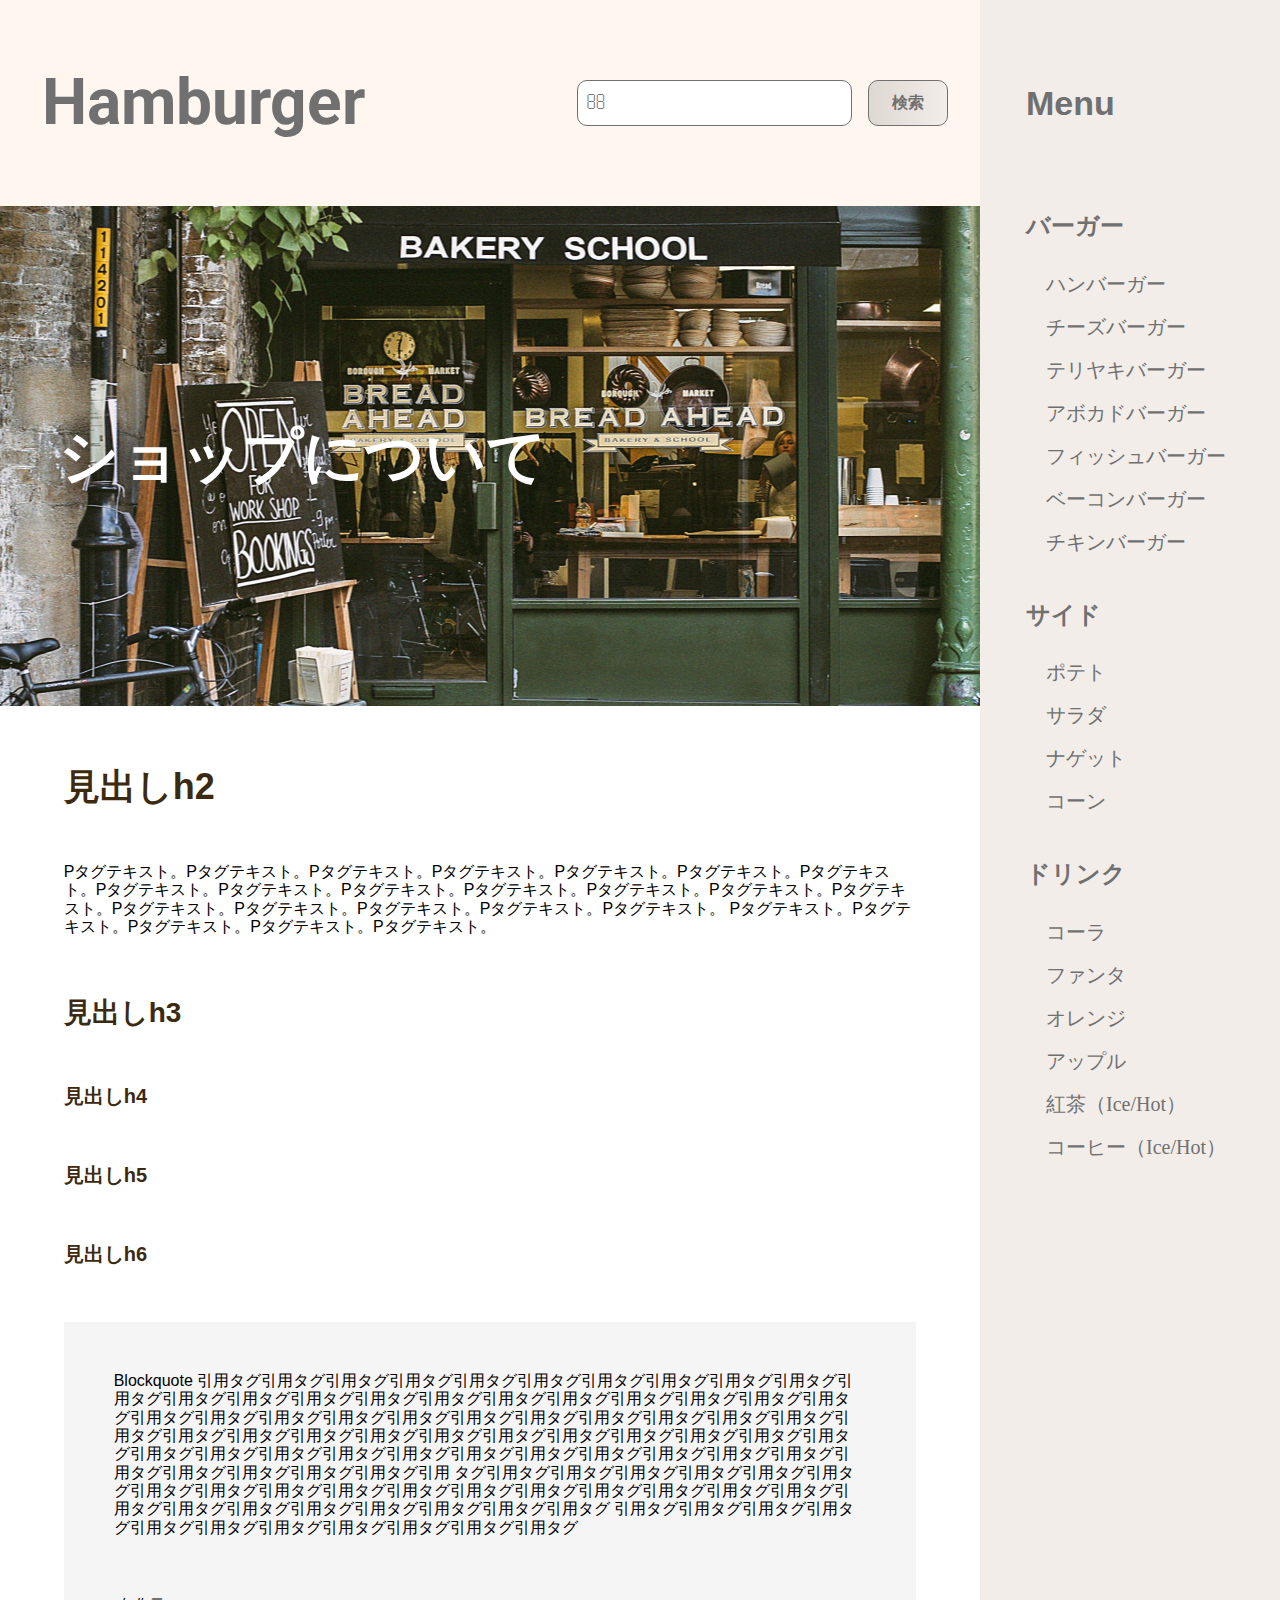
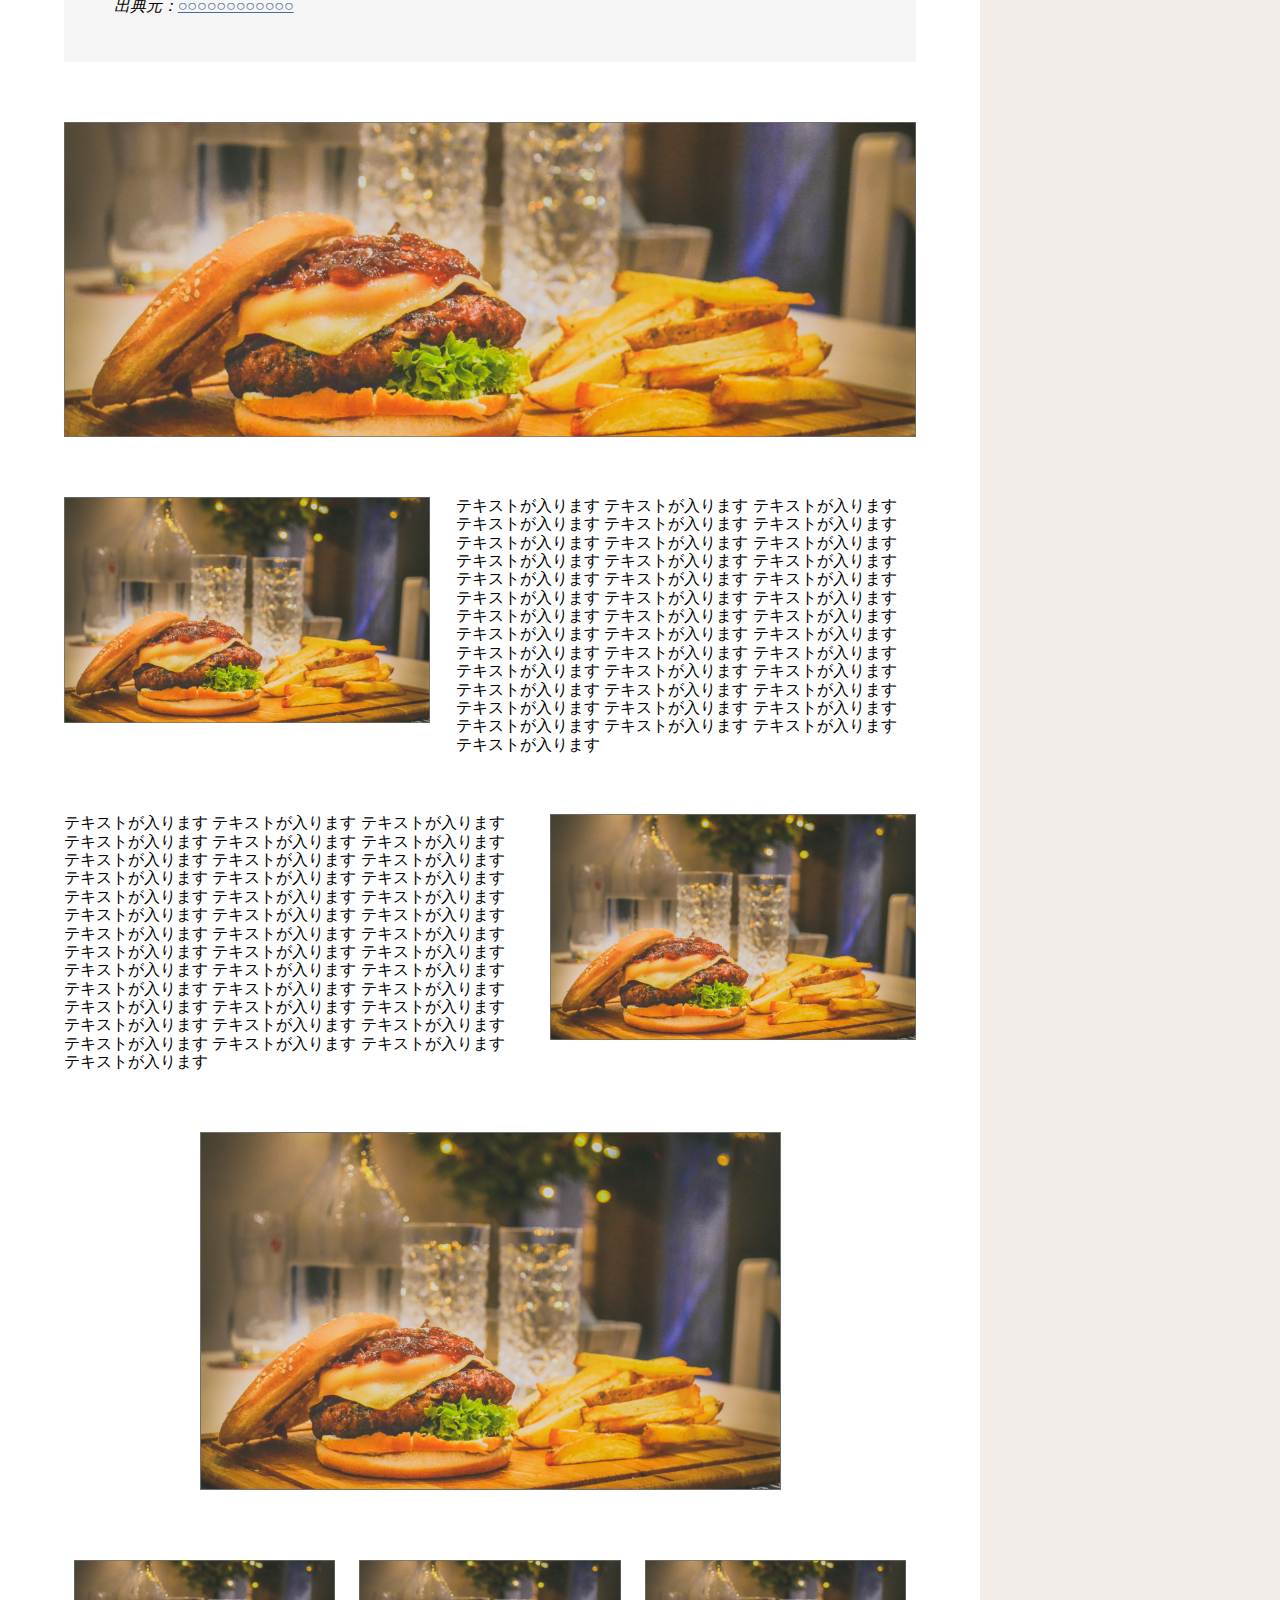
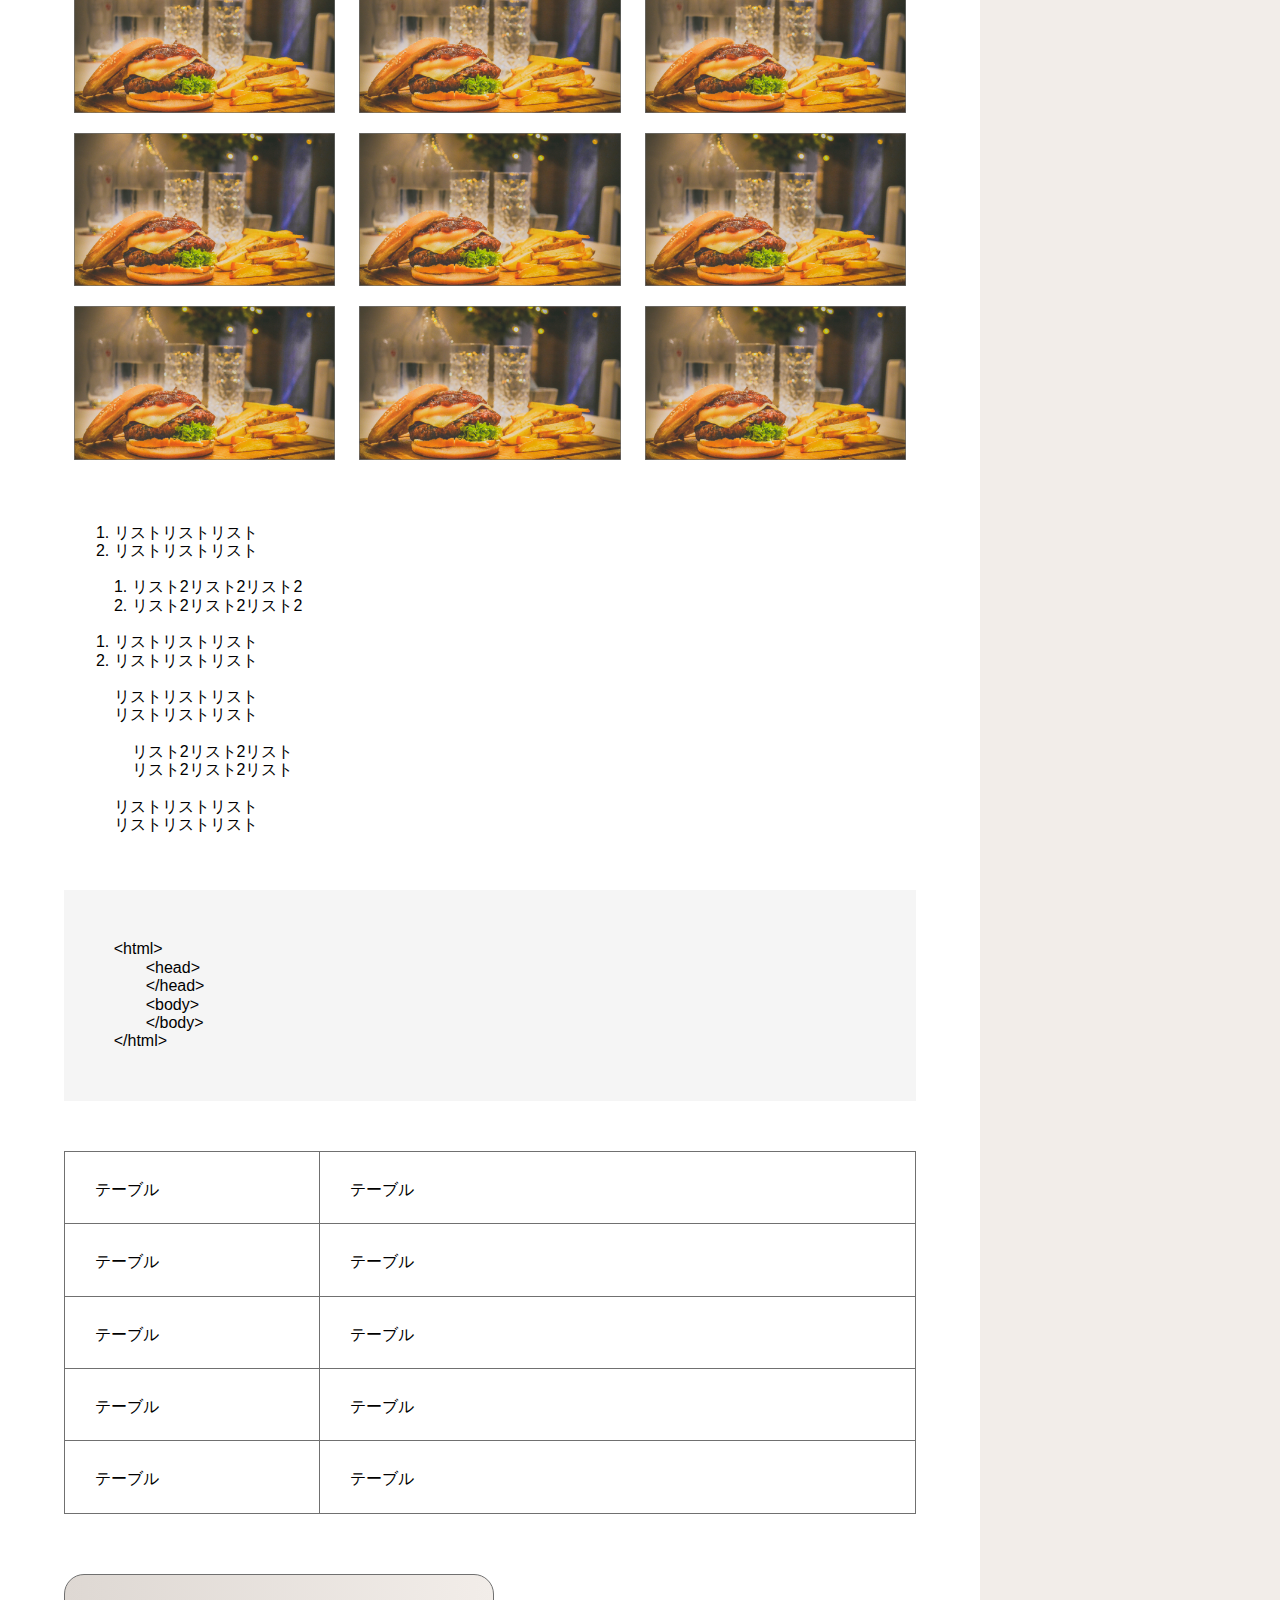
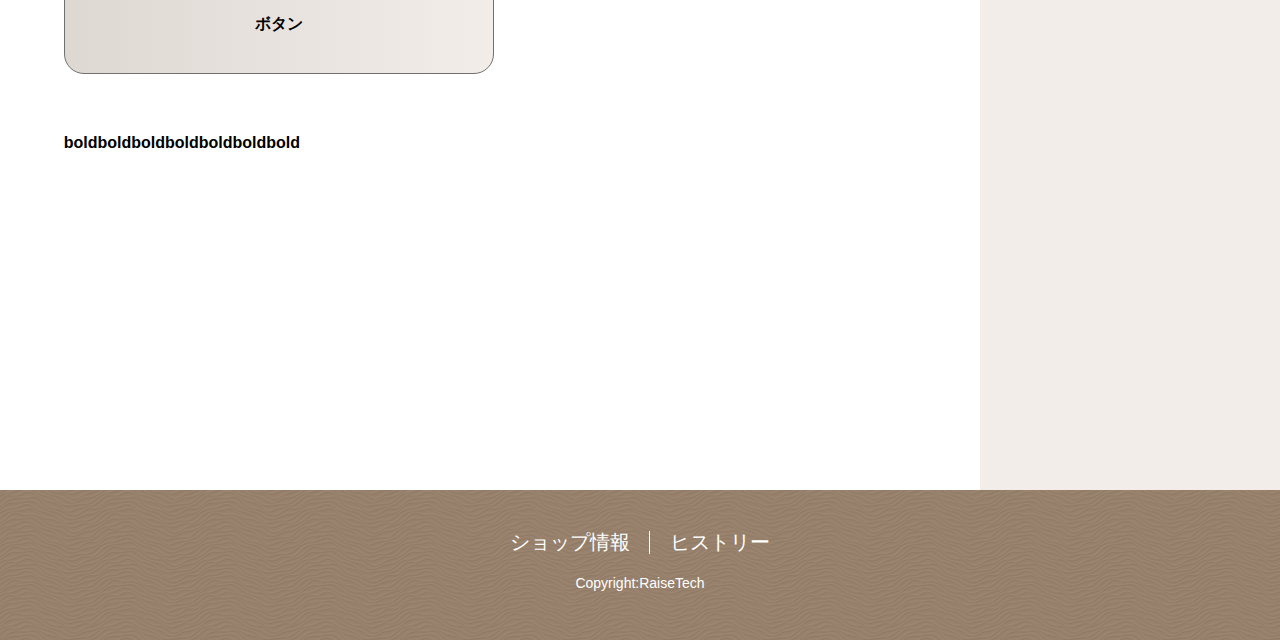
<file: page-shop.html>
<!DOCTYPE html>
<html lang="ja">
<head>
  <meta charset="UTF-8">
  <meta http-equiv="X-UA-Compatible" content="IE=edge">
  <meta name="viewport" content="width=device-width, initial-scale=1.0">
  <title>Document</title>
  <link rel="stylesheet" href="css/reset.css">
  <link rel="stylesheet" href="https://cdnjs.cloudflare.com/ajax/libs/font-awesome/6.4.0/css/all.min.css" integrity="sha512-iecdLmaskl7CVkqkXNQ/ZH/XLlvWZOJyj7Yy7tcenmpD1ypASozpmT/E0iPtmFIB46ZmdtAc9eNBvH0H/ZpiBw==" crossorigin="anonymous" referrerpolicy="no-referrer" />
  <link rel="stylesheet" type="text/css"
 href="http://mplus-fonts.sourceforge.jp/webfonts/basic_latin/mplus_webfonts.css">
<link rel="stylesheet" type="text/css"
 href="http://mplus-fonts.sourceforge.jp/webfonts/general-j/mplus_webfonts.css">
 <link rel="preconnect" href="https://fonts.googleapis.com">
<link rel="preconnect" href="https://fonts.gstatic.com" crossorigin>
<link href="https://fonts.googleapis.com/css2?family=Roboto:wght@700&display=swap" rel="stylesheet">
<script src="https://code.jquery.com/jquery-3.6.4.min.js" integrity="sha256-oP6HI9z1XaZNBrJURtCoUT5SUnxFr8s3BzRl+cbzUq8=" crossorigin="anonymous"></script>
    <script src="js/main.js"></script>
    
  <link rel="stylesheet" href="css/style.css">
</head>
  <body>
    <div class="flex-box">
      <div class="l-main-contents">
        <header class="l-header">
          <div class="l-header-inner">
            <h1 class="l-header-title"><a href="/index.html">Hamburger</a></h1>
            <div class="p-search-container">
              <form action="#" method="post">
                <input type="text" name="search" value="" placeholder="&#xf002;"/>
                <input type="submit" name="submit" value="検索">
              </form>
            </div>
          </div>
          <button class="p-hamburger js-hamburger">
            Menu
          </button>
          <div class="p-hamburger__mask"></div>
        </header>

        <main class="main-area">

          <div class="p-page-fv">
            <h2 class="p-single-fv__title">ショップについて</h2>
          </div>

          <div class="p-single-page l-single-page">
            <div class="l-single-inner">
                <h2>見出しh2</h2>
                <p>Pタグテキスト。Pタグテキスト。Pタグテキスト。Pタグテキスト。Pタグテキスト。Pタグテキスト。Pタグテキスト。Pタグテキスト。Pタグテキスト。Pタグテキスト。Pタグテキスト。Pタグテキスト。Pタグテキスト。Pタグテキスト。Pタグテキスト。Pタグテキスト。Pタグテキスト。Pタグテキスト。Pタグテキスト。
                    Pタグテキスト。Pタグテキスト。Pタグテキスト。Pタグテキスト。Pタグテキスト。</p>
                <h3>見出しh3</h3>
                <h4>見出しh4</h4>
                <h5>見出しh5</h5>
                <h6>見出しh6</h6>
                <blockquote>
                    <p>Blockquote 引用タグ引用タグ引用タグ引用タグ引用タグ引用タグ引用タグ引用タグ引用タグ引用タグ引用タグ引用タグ引用タグ引用タグ引用タグ引用タグ引用タグ引用タグ引用タグ引用タグ引用タグ引用タグ引用タグ引用タグ引用タグ引用タグ引用タグ引用タグ引用タグ引用タグ引用タグ引用タグ引用タグ引用タグ引用タグ引用タグ引用タグ引用タグ引用タグ引用タグ引用タグ引用タグ引用タグ引用タグ引用タグ引用タグ引用タグ引用タグ引用タグ引用タグ引用タグ引用タグ引用タグ引用タグ引用タグ引用タグ引用タグ引用タグ引用タグ引用タグ引用タグ引用
                        タグ引用タグ引用タグ引用タグ引用タグ引用タグ引用タグ引用タグ引用タグ引用タグ引用タグ引用タグ引用タグ引用タグ引用タグ引用タグ引用タグ引用タグ引用タグ引用タグ引用タグ引用タグ引用タグ引用タグ引用タグ引用タグ
                        引用タグ引用タグ引用タグ引用タグ引用タグ引用タグ引用タグ引用タグ引用タグ引用タグ引用タグ</p>
                    <cite><a href="">出典元：<span>○○○○○○○○○○○○</span></a></cite>
                </blockquote>
                <div class="image-large">
                    <img src="images/cooked-foods-large.jpg" alt="">
                </div>
                <div class="flex flex-reverse">
                    <div class="flex-text">
                        テキストが入ります テキストが入ります テキストが入ります テキストが入ります テキストが入ります テキストが入ります テキストが入ります テキストが入ります テキストが入ります テキストが入ります テキストが入ります テキストが入ります テキストが入ります テキストが入ります テキストが入ります テキストが入ります テキストが入ります テキストが入ります テキストが入ります テキストが入ります テキストが入ります テキストが入ります テキストが入ります テキストが入ります テキストが入ります テキストが入ります テキストが入ります テキストが入ります テキストが入ります テキストが入ります テキストが入ります テキストが入ります テキストが入ります テキストが入ります テキストが入ります テキストが入ります テキストが入ります テキストが入ります テキストが入ります テキストが入ります
                    </div>
                    <div class="flex-image">   
                        <img src="images/cooked-foods-middle.jpg" alt="">
                    </div>
                </div>
                <div class="flex">
                    <div class="flex-text">
                        テキストが入ります テキストが入ります テキストが入ります テキストが入ります テキストが入ります テキストが入ります テキストが入ります テキストが入ります テキストが入ります テキストが入ります テキストが入ります テキストが入ります テキストが入ります テキストが入ります テキストが入ります テキストが入ります テキストが入ります テキストが入ります テキストが入ります テキストが入ります テキストが入ります テキストが入ります テキストが入ります テキストが入ります テキストが入ります テキストが入ります テキストが入ります テキストが入ります テキストが入ります テキストが入ります テキストが入ります テキストが入ります テキストが入ります テキストが入ります テキストが入ります テキストが入ります テキストが入ります テキストが入ります テキストが入ります テキストが入ります
                    </div>
                    <div class="flex-image">   
                        <img src="images/cooked-foods-middle.jpg" alt="">
                    </div>
                </div>
                <div class="p-image-center">   
                    <img src="images/cooked-foods-middle.jpg" alt="">
                </div>
                <div class="p-flex-wrap">
                    <div class="p-flex-wrap__image">
                        <img src="images/hamburger-small.jpg" alt="">
                    </div>
                    <div class="p-flex-wrap__image">
                        <img src="images/hamburger-small.jpg" alt="">
                    </div>
                    <div class="p-flex-wrap__image">
                        <img src="images/hamburger-small.jpg" alt="">
                    </div>
                    <div class="p-flex-wrap__image">
                        <img src="images/hamburger-small.jpg" alt="">
                    </div>
                    <div class="p-flex-wrap__image">
                        <img src="images/hamburger-small.jpg" alt="">
                    </div>
                    <div class="p-flex-wrap__image">
                        <img src="images/hamburger-small.jpg" alt="">
                    </div>
                    <div class="p-flex-wrap__image">
                        <img src="images/hamburger-small.jpg" alt="">
                    </div>
                    <div class="p-flex-wrap__image">
                        <img src="images/hamburger-small.jpg" alt="">
                    </div>
                    <div class="p-flex-wrap__image">
                        <img src="images/hamburger-small.jpg" alt="">
                    </div>
                </div><!--p-flex-wrap-->

                <ol class="p-single-page__order-list">
                  <li>リストリストリスト</li>
                  <li>リストリストリスト</li>
                </ol>
                <ol class="p-single-page__order-list list-second">
                  <li>リスト2リスト2リスト2</li>
                  <li>リスト2リスト2リスト2</li>
                </ol>
                <ol class="p-single-page__order-list">
                  <li>リストリストリスト</li>
                  <li>リストリストリスト</li>
                </ol>

                <ul class="p-single__list">
                  <li>リストリストリスト</li>
                  <li>リストリストリスト</li>
                </ul>
                <ul class="p-single__list list-second">
                  <li>リスト2リスト2リスト</li>
                  <li>リスト2リスト2リスト</li>
                </ul>
                <ul class="p-single__list p-single__list-last">
                  <li>リストリストリスト</li>
                  <li>リストリストリスト</li>
                </ul>
               
                <div class="p-single-page__code">
                  <p>&lt;html&gt;<br></p>
                  <p>&lt;head&gt;<br></p>
                  <p>&lt;/head&gt;<br></p>
                  <p>&lt;body&gt;<br></p>
                  <p>&lt;/body&gt;<br></p>
                  <p>&lt;/html&gt;<br></p>
                </div>

                <table class="p-single-page__table">
                  <tr>
                    <td>テーブル</td>
                    <td>テーブル</td>
                  </tr>
                  <tr>
                    <td>テーブル</td>
                    <td>テーブル</td>
                  </tr>
                  <tr>
                    <td>テーブル</td>
                    <td>テーブル</td>
                  </tr>
                  <tr>
                    <td>テーブル</td>
                    <td>テーブル</td>
                  </tr>
                  <tr>
                    <td>テーブル</td>
                    <td>テーブル</td>
                  </tr>
                </table>

                <button class="p-single-page__button">
                  ボタン
                </button>

                
                <p class="p-single-page__bold">
                  boldboldboldboldboldboldbold
                </p>


               </div>  <!-- ----/inner -->



          
        </main>
      </div>
      
      <aside class="l-sidebar">
        <span class="l-sidebar__close"></span>
          <h2 class="l-sidebar__title">Menu</h2>
        <div class="l-sidebar__menu-list">
          <h3 class="l-sidebar__menu-list__bold">バーガー</h3>
          <ul class="l-sidebar__menu-list__normal">
            <li>ハンバーガー</li>
            <li>チーズバーガー</li>
            <li>テリヤキバーガー</li>
            <li>アボカドバーガー</li>
            <li>フィッシュバーガー</li>
            <li>ベーコンバーガー</li>
            <li>チキンバーガー</li>
          </ul>
          <h3 class="l-sidebar__menu-list__bold">サイド</h3>
          <ul class="l-sidebar__menu-list__normal">
            <li>ポテト</li>
            <li>サラダ</li>
            <li>ナゲット</li>
            <li>コーン</li>
          </ul>
          <h3 class="l-sidebar__menu-list__bold">ドリンク</h3>
          <ul class="l-sidebar__menu-list__normal">
            <li>コーラ</li>
            <li>ファンタ</li>
            <li>オレンジ</li>
            <li>アップル</li>
            <li>紅茶（Ice/Hot）</li>
            <li>コーヒー（Ice/Hot）</li>
          </ul>
        </div>
      </aside>
      
    </div>
    </div>


    <footer class="l-footer">
      <div class="l-footer__img"></div>
      <ul class="l-footer__menu">
        <li class="l-footer__item"><a href="#">ショップ情報</a></li>
        <li class="l-footer__item"><a href="#">ヒストリー</a></li>
      </ul>
      <small class="c-copyright">Copyright:RaiseTech</small>
    </footer>
  </body>
</html>
</file>
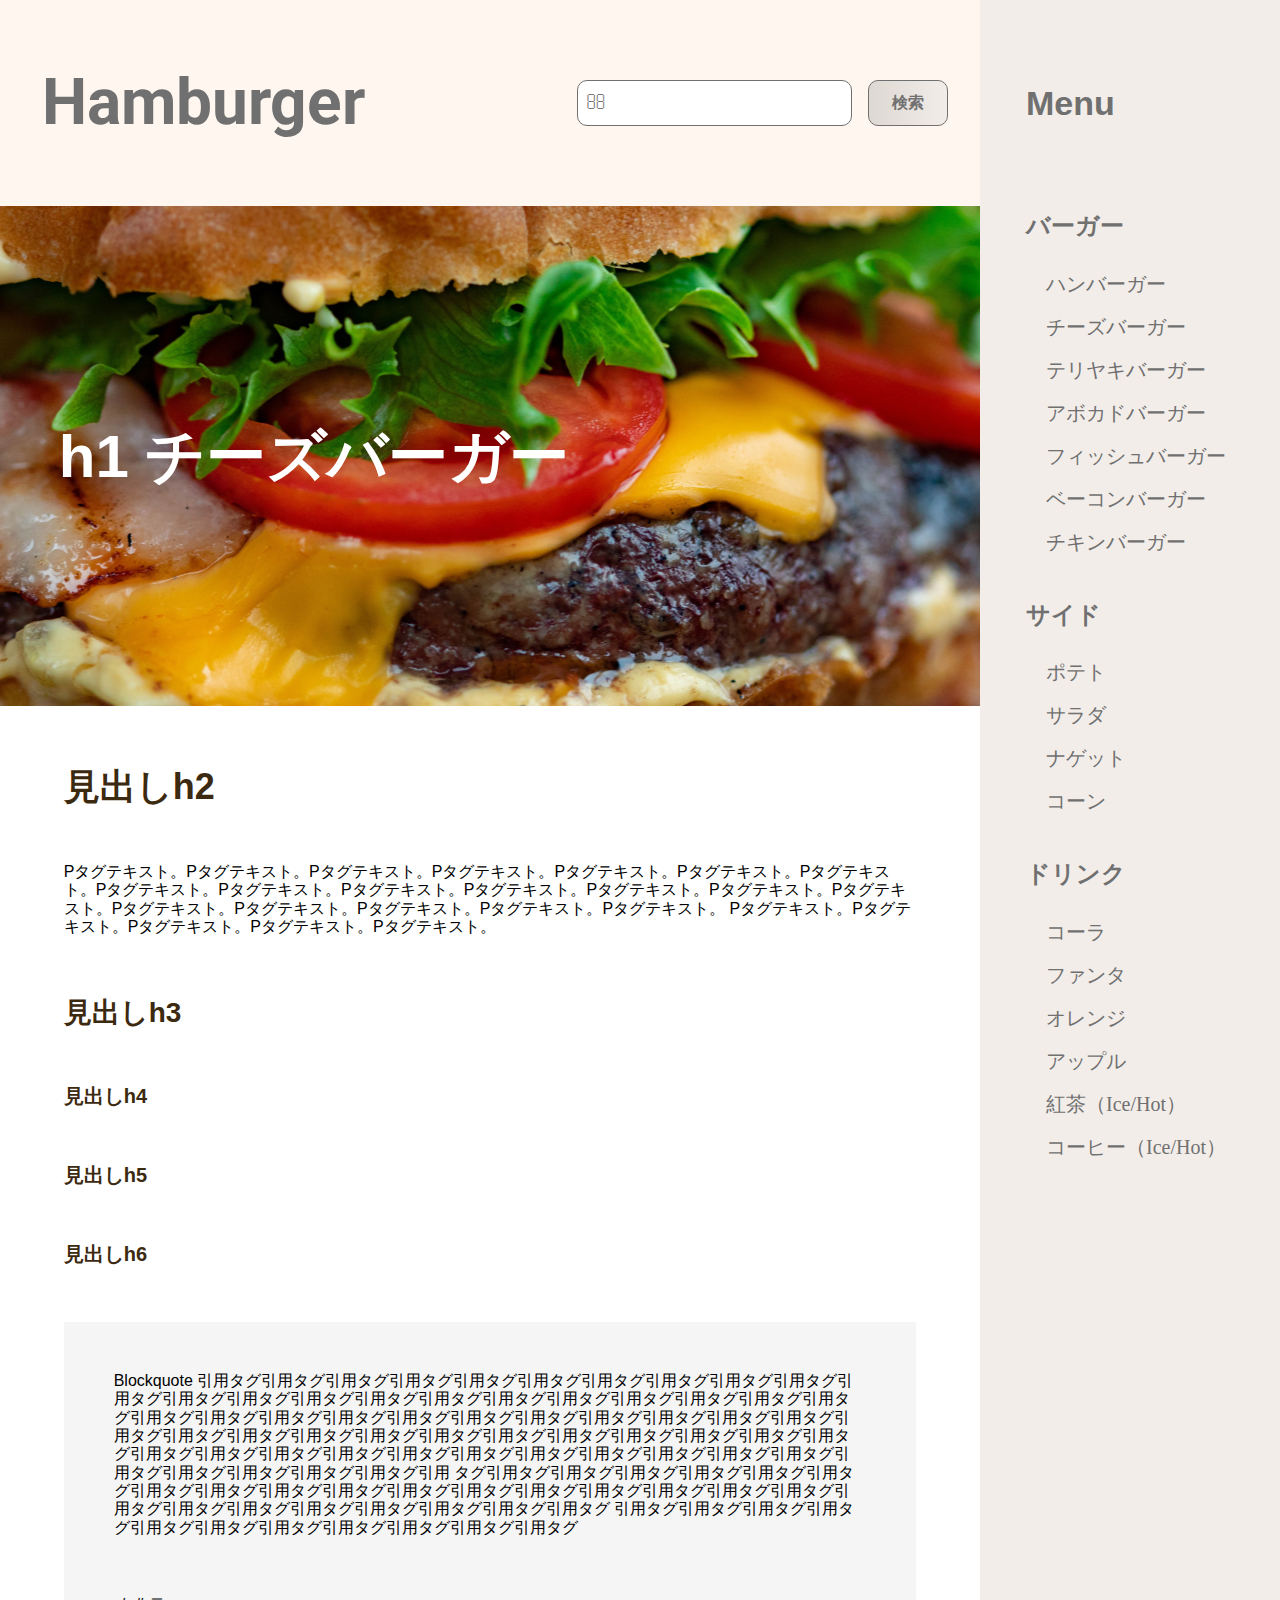
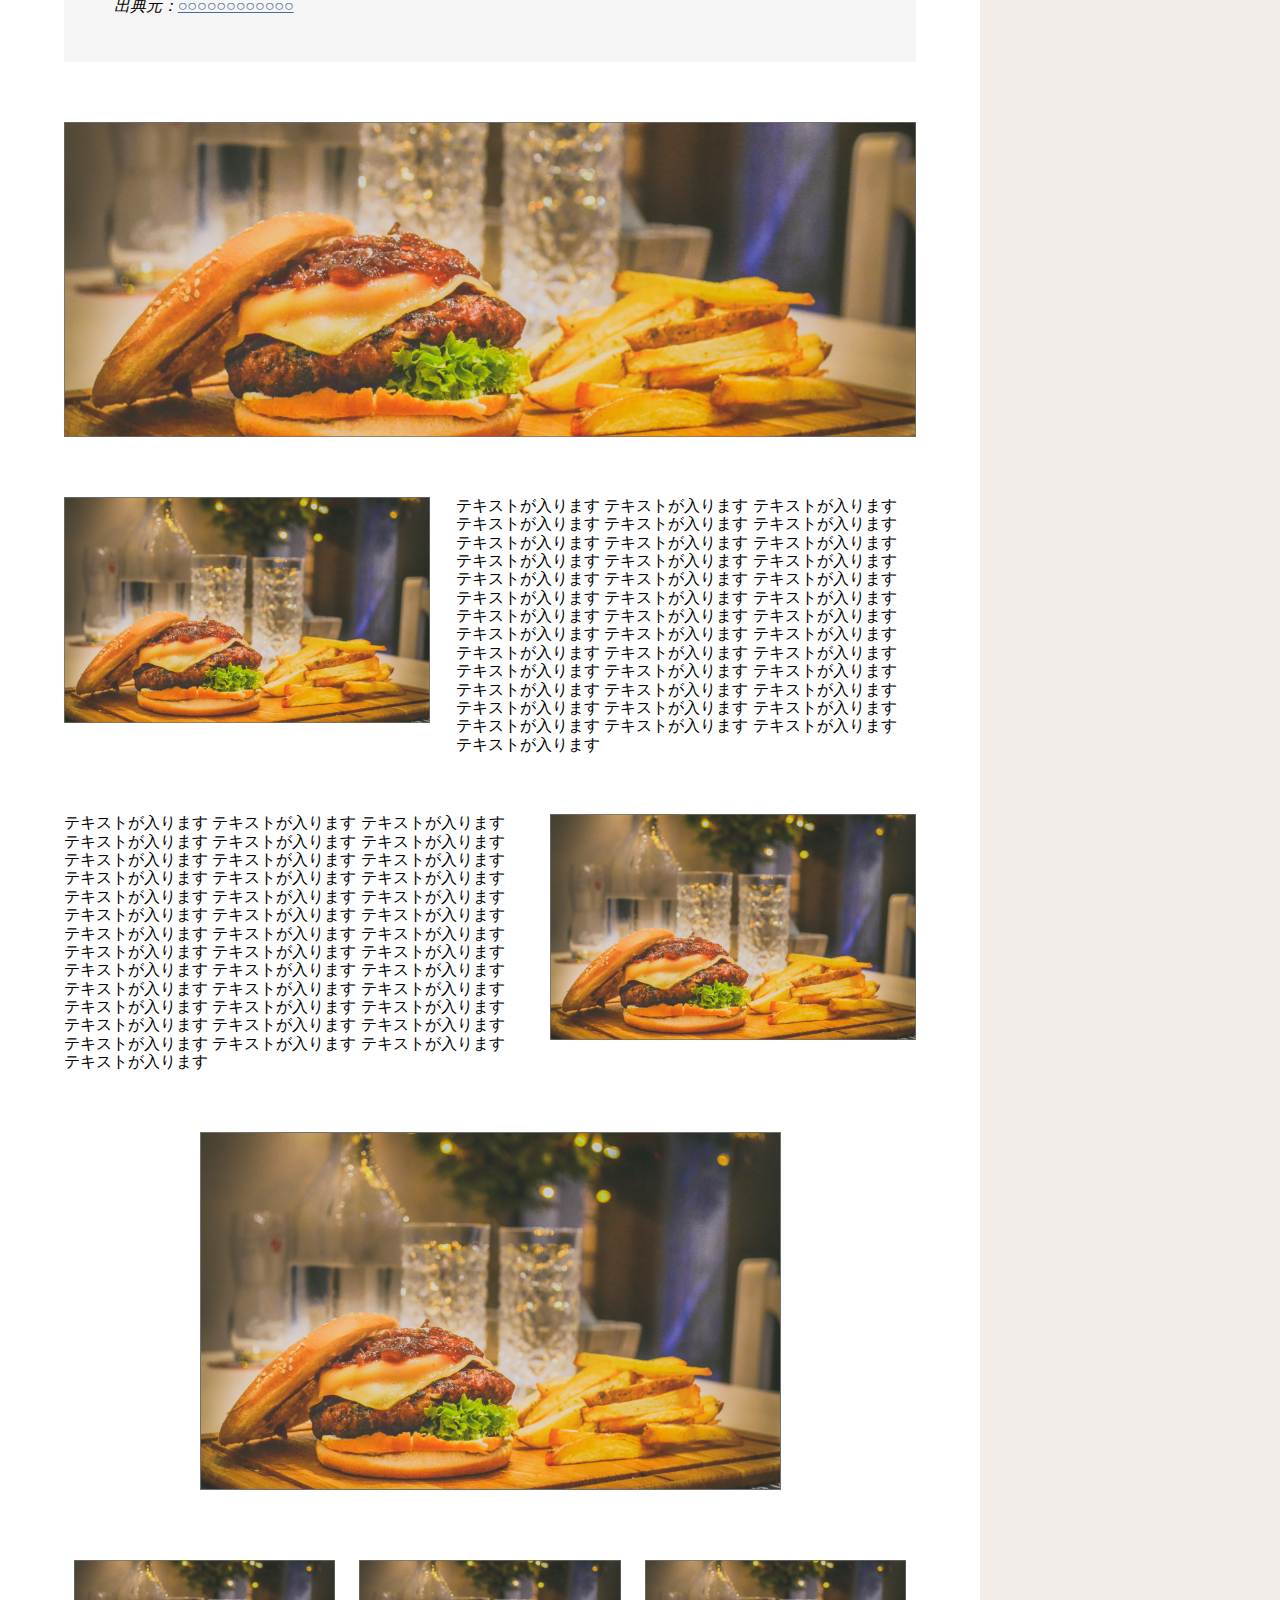
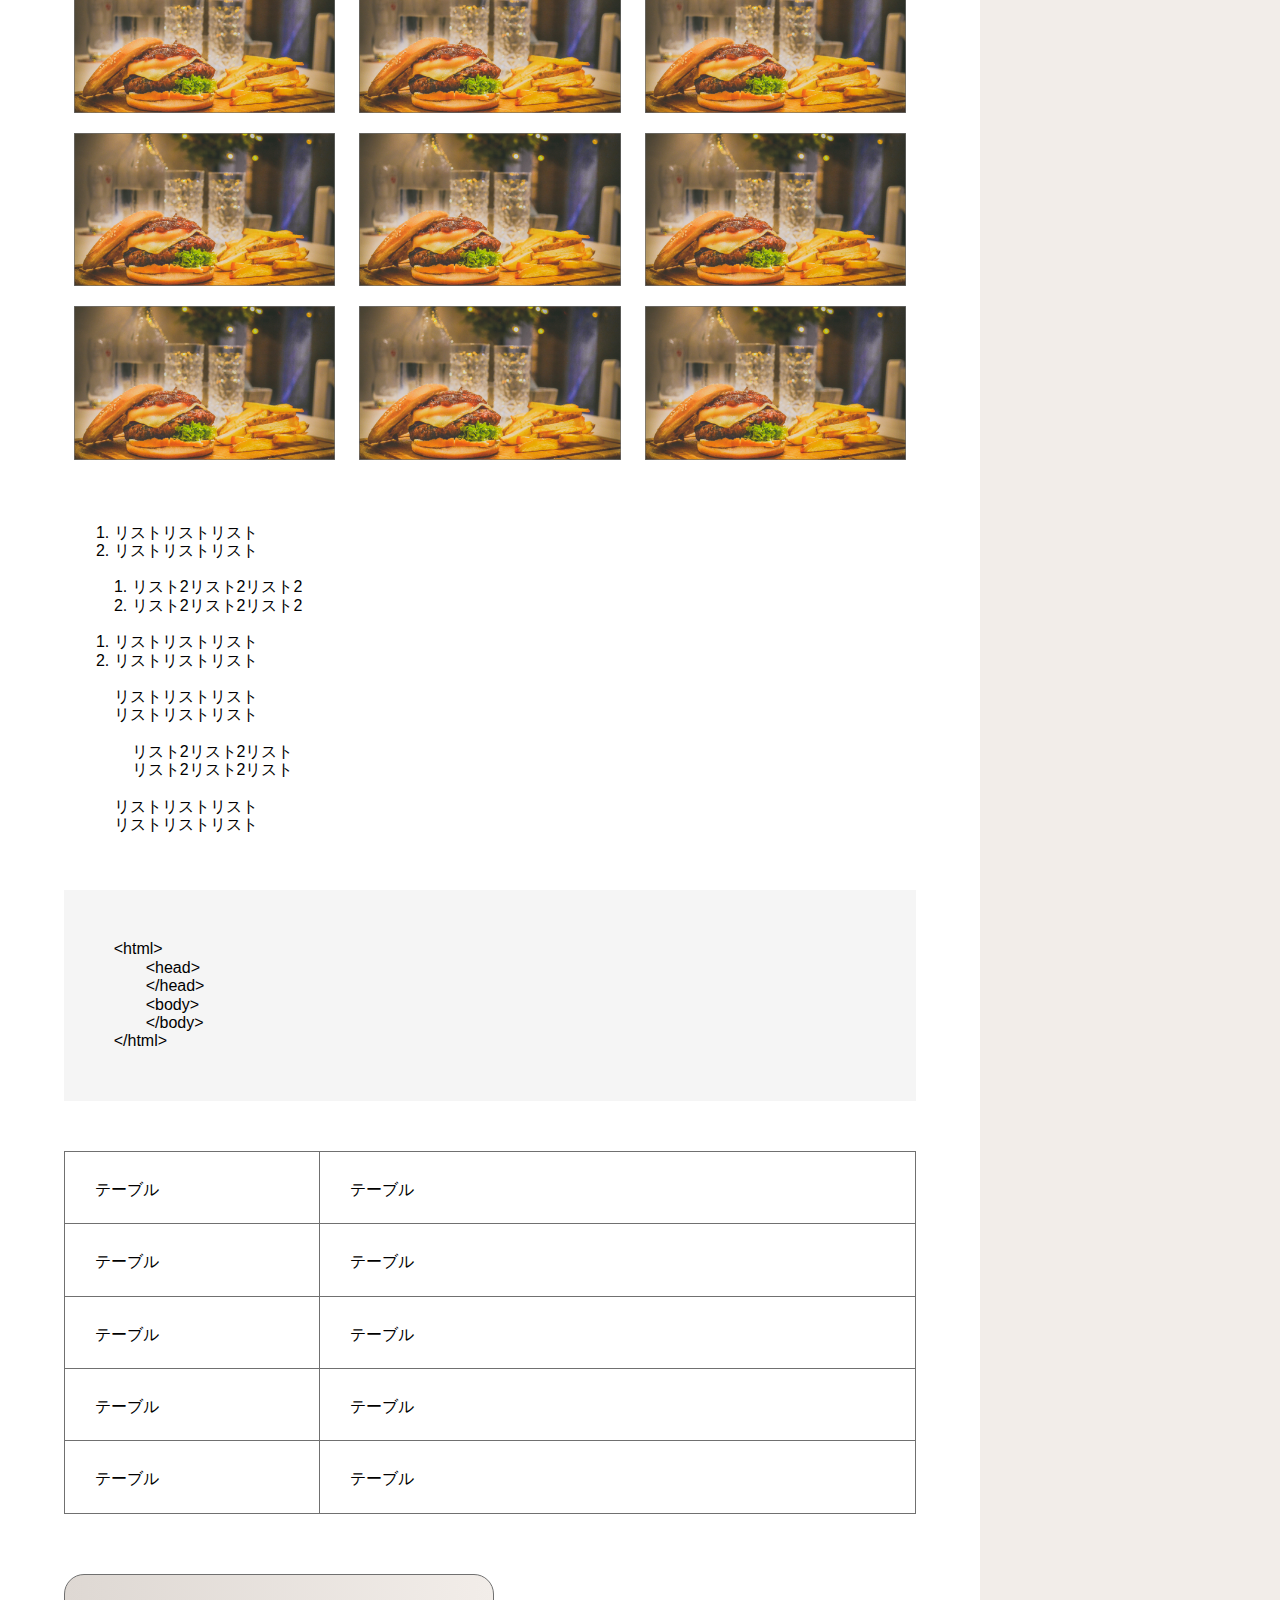
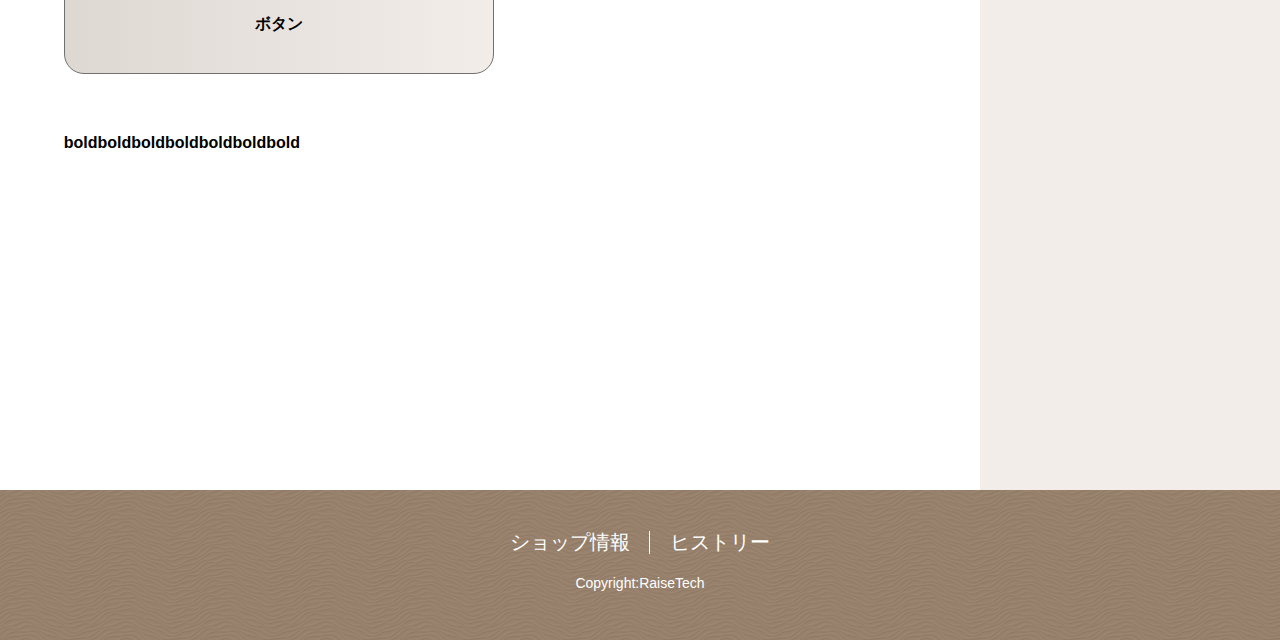
<file: single.html>
<!DOCTYPE html>
<html lang="ja">
<head>
  <meta charset="UTF-8">
  <meta http-equiv="X-UA-Compatible" content="IE=edge">
  <meta name="viewport" content="width=device-width, initial-scale=1.0">
  <title>Document</title>
  <link rel="stylesheet" href="css/reset.css">
  <link rel="stylesheet" href="https://cdnjs.cloudflare.com/ajax/libs/font-awesome/6.4.0/css/all.min.css" integrity="sha512-iecdLmaskl7CVkqkXNQ/ZH/XLlvWZOJyj7Yy7tcenmpD1ypASozpmT/E0iPtmFIB46ZmdtAc9eNBvH0H/ZpiBw==" crossorigin="anonymous" referrerpolicy="no-referrer" />
  <link rel="stylesheet" type="text/css"
 href="http://mplus-fonts.sourceforge.jp/webfonts/basic_latin/mplus_webfonts.css">
<link rel="stylesheet" type="text/css"
 href="http://mplus-fonts.sourceforge.jp/webfonts/general-j/mplus_webfonts.css">
 <link rel="preconnect" href="https://fonts.googleapis.com">
<link rel="preconnect" href="https://fonts.gstatic.com" crossorigin>
<link href="https://fonts.googleapis.com/css2?family=Roboto:wght@700&display=swap" rel="stylesheet">
<script src="https://code.jquery.com/jquery-3.6.4.min.js" integrity="sha256-oP6HI9z1XaZNBrJURtCoUT5SUnxFr8s3BzRl+cbzUq8=" crossorigin="anonymous"></script>
    <script src="js/main.js"></script>
    
  <link rel="stylesheet" href="css/style.css">
</head>
  <body>
    <div class="flex-box">
      <div class="l-main-contents">
        <header class="l-header">
          <div class="l-header-inner">
            <h1 class="l-header-title"><a href="/index.html">Hamburger</a></h1>
            <div class="p-search-container">
              <form action="#" method="post">
                <input type="text" name="search" value="" placeholder="&#xf002;"/>
                <input type="submit" name="submit" value="検索">
              </form>
            </div>
          </div>
          <button class="p-hamburger js-hamburger">
            Menu
          </button>
          <div class="p-hamburger__mask"></div>
        </header>

        <main class="main-area">

          <div class="p-single-fv">
            <h2 class="p-single-fv__title">h1 チーズバーガー</h2>
          </div>

          <div class="p-single-page l-single-page">
            <div class="l-single-inner">
                <h2>見出しh2</h2>
                <p>Pタグテキスト。Pタグテキスト。Pタグテキスト。Pタグテキスト。Pタグテキスト。Pタグテキスト。Pタグテキスト。Pタグテキスト。Pタグテキスト。Pタグテキスト。Pタグテキスト。Pタグテキスト。Pタグテキスト。Pタグテキスト。Pタグテキスト。Pタグテキスト。Pタグテキスト。Pタグテキスト。Pタグテキスト。
                    Pタグテキスト。Pタグテキスト。Pタグテキスト。Pタグテキスト。Pタグテキスト。</p>
                <h3>見出しh3</h3>
                <h4>見出しh4</h4>
                <h5>見出しh5</h5>
                <h6>見出しh6</h6>
                <blockquote>
                    <p>Blockquote 引用タグ引用タグ引用タグ引用タグ引用タグ引用タグ引用タグ引用タグ引用タグ引用タグ引用タグ引用タグ引用タグ引用タグ引用タグ引用タグ引用タグ引用タグ引用タグ引用タグ引用タグ引用タグ引用タグ引用タグ引用タグ引用タグ引用タグ引用タグ引用タグ引用タグ引用タグ引用タグ引用タグ引用タグ引用タグ引用タグ引用タグ引用タグ引用タグ引用タグ引用タグ引用タグ引用タグ引用タグ引用タグ引用タグ引用タグ引用タグ引用タグ引用タグ引用タグ引用タグ引用タグ引用タグ引用タグ引用タグ引用タグ引用タグ引用タグ引用タグ引用タグ引用
                        タグ引用タグ引用タグ引用タグ引用タグ引用タグ引用タグ引用タグ引用タグ引用タグ引用タグ引用タグ引用タグ引用タグ引用タグ引用タグ引用タグ引用タグ引用タグ引用タグ引用タグ引用タグ引用タグ引用タグ引用タグ引用タグ
                        引用タグ引用タグ引用タグ引用タグ引用タグ引用タグ引用タグ引用タグ引用タグ引用タグ引用タグ</p>
                    <cite><a href="">出典元：<span>○○○○○○○○○○○○</span></a></cite>
                </blockquote>
                <div class="image-large">
                    <img src="images/cooked-foods-large.jpg" alt="">
                </div>
                <div class="flex flex-reverse">
                    <div class="flex-text">
                        テキストが入ります テキストが入ります テキストが入ります テキストが入ります テキストが入ります テキストが入ります テキストが入ります テキストが入ります テキストが入ります テキストが入ります テキストが入ります テキストが入ります テキストが入ります テキストが入ります テキストが入ります テキストが入ります テキストが入ります テキストが入ります テキストが入ります テキストが入ります テキストが入ります テキストが入ります テキストが入ります テキストが入ります テキストが入ります テキストが入ります テキストが入ります テキストが入ります テキストが入ります テキストが入ります テキストが入ります テキストが入ります テキストが入ります テキストが入ります テキストが入ります テキストが入ります テキストが入ります テキストが入ります テキストが入ります テキストが入ります
                    </div>
                    <div class="flex-image">   
                        <img src="images/cooked-foods-middle.jpg" alt="">
                    </div>
                </div>
                <div class="flex">
                    <div class="flex-text">
                        テキストが入ります テキストが入ります テキストが入ります テキストが入ります テキストが入ります テキストが入ります テキストが入ります テキストが入ります テキストが入ります テキストが入ります テキストが入ります テキストが入ります テキストが入ります テキストが入ります テキストが入ります テキストが入ります テキストが入ります テキストが入ります テキストが入ります テキストが入ります テキストが入ります テキストが入ります テキストが入ります テキストが入ります テキストが入ります テキストが入ります テキストが入ります テキストが入ります テキストが入ります テキストが入ります テキストが入ります テキストが入ります テキストが入ります テキストが入ります テキストが入ります テキストが入ります テキストが入ります テキストが入ります テキストが入ります テキストが入ります
                    </div>
                    <div class="flex-image">   
                        <img src="images/cooked-foods-middle.jpg" alt="">
                    </div>
                </div>
                <div class="p-image-center">   
                    <img src="images/cooked-foods-middle.jpg" alt="">
                </div>
                <div class="p-flex-wrap">
                    <div class="p-flex-wrap__image">
                        <img src="images/hamburger-small.jpg" alt="">
                    </div>
                    <div class="p-flex-wrap__image">
                        <img src="images/hamburger-small.jpg" alt="">
                    </div>
                    <div class="p-flex-wrap__image">
                        <img src="images/hamburger-small.jpg" alt="">
                    </div>
                    <div class="p-flex-wrap__image">
                        <img src="images/hamburger-small.jpg" alt="">
                    </div>
                    <div class="p-flex-wrap__image">
                        <img src="images/hamburger-small.jpg" alt="">
                    </div>
                    <div class="p-flex-wrap__image">
                        <img src="images/hamburger-small.jpg" alt="">
                    </div>
                    <div class="p-flex-wrap__image">
                        <img src="images/hamburger-small.jpg" alt="">
                    </div>
                    <div class="p-flex-wrap__image">
                        <img src="images/hamburger-small.jpg" alt="">
                    </div>
                    <div class="p-flex-wrap__image">
                        <img src="images/hamburger-small.jpg" alt="">
                    </div>
                </div><!--p-flex-wrap-->

                <ol class="p-single-page__order-list">
                  <li>リストリストリスト</li>
                  <li>リストリストリスト</li>
                </ol>
                <ol class="p-single-page__order-list list-second">
                  <li>リスト2リスト2リスト2</li>
                  <li>リスト2リスト2リスト2</li>
                </ol>
                <ol class="p-single-page__order-list">
                  <li>リストリストリスト</li>
                  <li>リストリストリスト</li>
                </ol>

                <ul class="p-single__list">
                  <li>リストリストリスト</li>
                  <li>リストリストリスト</li>
                </ul>
                <ul class="p-single__list list-second">
                  <li>リスト2リスト2リスト</li>
                  <li>リスト2リスト2リスト</li>
                </ul>
                <ul class="p-single__list p-single__list-last">
                  <li>リストリストリスト</li>
                  <li>リストリストリスト</li>
                </ul>
               
                <div class="p-single-page__code">
                  <p>&lt;html&gt;<br></p>
                  <p>&lt;head&gt;<br></p>
                  <p>&lt;/head&gt;<br></p>
                  <p>&lt;body&gt;<br></p>
                  <p>&lt;/body&gt;<br></p>
                  <p>&lt;/html&gt;<br></p>
                </div>

                <table class="p-single-page__table">
                  <tr>
                    <td>テーブル</td>
                    <td>テーブル</td>
                  </tr>
                  <tr>
                    <td>テーブル</td>
                    <td>テーブル</td>
                  </tr>
                  <tr>
                    <td>テーブル</td>
                    <td>テーブル</td>
                  </tr>
                  <tr>
                    <td>テーブル</td>
                    <td>テーブル</td>
                  </tr>
                  <tr>
                    <td>テーブル</td>
                    <td>テーブル</td>
                  </tr>
                </table>

                <button class="p-single-page__button">
                  ボタン
                </button>

                
                <p class="p-single-page__bold">
                  boldboldboldboldboldboldbold
                </p>


               </div>  <!-- ----/inner -->



          
        </main>
      </div>
      
      <aside class="l-sidebar">
        <span class="l-sidebar__close"></span>
          <h2 class="l-sidebar__title">Menu</h2>
        <div class="l-sidebar__menu-list">
          <h3 class="l-sidebar__menu-list__bold">バーガー</h3>
          <ul class="l-sidebar__menu-list__normal">
            <li>ハンバーガー</li>
            <li>チーズバーガー</li>
            <li>テリヤキバーガー</li>
            <li>アボカドバーガー</li>
            <li>フィッシュバーガー</li>
            <li>ベーコンバーガー</li>
            <li>チキンバーガー</li>
          </ul>
          <h3 class="l-sidebar__menu-list__bold">サイド</h3>
          <ul class="l-sidebar__menu-list__normal">
            <li>ポテト</li>
            <li>サラダ</li>
            <li>ナゲット</li>
            <li>コーン</li>
          </ul>
          <h3 class="l-sidebar__menu-list__bold">ドリンク</h3>
          <ul class="l-sidebar__menu-list__normal">
            <li>コーラ</li>
            <li>ファンタ</li>
            <li>オレンジ</li>
            <li>アップル</li>
            <li>紅茶（Ice/Hot）</li>
            <li>コーヒー（Ice/Hot）</li>
          </ul>
        </div>
      </aside>
      
    </div>
    </div>


    <footer class="l-footer">
      <div class="l-footer__img"></div>
      <ul class="l-footer__menu">
        <li class="l-footer__item"><a href="#">ショップ情報</a></li>
        <li class="l-footer__item"><a href="#">ヒストリー</a></li>
      </ul>
      <small class="c-copyright">Copyright:RaiseTech</small>
    </footer>
  </body>
</html>
</file>
<file: css/style.css>
@charset "UTF-8";
body {
  overflow-x: hidden;
}

@media (max-width: 1024px) {
  body.is-open {
    position: fixed;
  }
}

.flex-box {
  display: flex;
  height: 100%;
  position: relative;
  width: 100vw;
}

.inner {
  width: 85%;
  max-width: 100%;
  margin: 0 auto;
}
@media (max-width: 1024px) {
  .inner {
    max-width: 754px;
  }
}

img {
  max-width: 100%;
}

body {
  font-family: "mplus-1p-regular (basic latin) Regular", "mplus-1p-regular (general-j) Regular", sans-serif;
}

.l-footer {
  height: 150px;
  background-color: #9D8670;
  background-image: url(/images/footer-mask.png);
  color: #fff;
  text-align: center;
  padding-top: 41px;
  padding-bottom: 27px;
  position: relative;
}
@media (max-width: 1024px) {
  .l-footer {
    padding-top: 30px;
    padding-bottom: 24px;
  }
}
@media (max-width: 599px) {
  .l-footer {
    padding-top: 16px;
    padding-bottom: 16px;
  }
}

.l-footer__menu {
  display: flex;
  justify-content: center;
  margin-bottom: 20px;
}
.l-footer__menu .l-footer__item {
  position: relative;
  padding: 0 20px;
  font-size: 20px;
  font-size: 1.25rem;
}
@media (max-width: 599px) {
  .l-footer__menu .l-footer__item {
    font-size: 16px;
    font-size: 1rem;
    margin-bottom: 70px;
  }
}
.l-footer__menu .l-footer__item:first-child::after {
  content: "";
  position: absolute;
  top: 0;
  right: 0;
  bottom: 0;
  width: 1px;
  background-color: #fff;
}

.l-header {
  background-color: #FFF7EF;
  color: #707070;
  padding-left: 42px;
  padding-right: 32px;
  padding-top: 66px;
  padding-bottom: 66px;
}
@media (max-width: 1024px) {
  .l-header {
    padding: 40px 9%;
    position: relative;
  }
}

.l-header-inner {
  display: flex;
  align-items: center;
  justify-content: space-between;
}
@media (max-width: 1024px) {
  .l-header-inner {
    flex-direction: column;
    justify-content: center;
  }
}

.l-header-title {
  font-size: 64px;
  font-size: 4rem;
  font-family: "Roboto", sans-serif;
  font-weight: bold;
  color: #707070;
  display: flex;
  align-items: center;
}
@media (max-width: 1024px) {
  .l-header-title {
    margin-bottom: 38px;
    font-size: 40px;
    font-size: 2.5rem;
  }
}

.l-main-contents {
  width: 81%;
}
@media (max-width: 1024px) {
  .l-main-contents {
    width: 100%;
  }
}

.l-contents {
  background-color: #fff;
  padding-top: 120px;
  padding-bottom: 130px;
}
@media (max-width: 1024px) {
  .l-contents {
    padding-top: 40px;
    padding-bottom: 40px;
  }
}
@media (max-width: 599px) {
  .l-contents {
    padding-top: 20px;
    padding-bottom: 49px;
  }
}

.l-contents__brunch-menu {
  display: flex;
  justify-content: space-between;
  align-items: center;
  align-items: stretch;
}
@media (max-width: 599px) {
  .l-contents__brunch-menu {
    flex-direction: column;
  }
  .l-contents__brunch-menu > li {
    margin-bottom: 20px;
  }
}

.l-access {
  background-image: url(/images/map.pc.png);
  background-position: center;
  background-size: cover;
  background-repeat: no-repeat;
  color: #fff;
  font-weight: bold;
  padding-top: 86px;
  padding-bottom: 75px;
  position: relative;
}
@media (max-width: 1024px) {
  .l-access {
    padding-top: 42px;
    padding-bottom: 40px;
  }
}
@media (max-width: 599px) {
  .l-access {
    padding-bottom: 57px;
  }
}
.l-access::before {
  content: ""; /* 内容は不要 */
  display: block; /* ブロック要素にする */
  position: absolute; /* 親要素に対して配置するために必要 */
  top: 0; /* 親要素の左上隅に配置 */
  left: 0;
  width: 100%; /* 親要素と同じ幅・高さ */
  height: 100%;
  background-color: rgba(0, 0, 0, 0.8); /* 黒色の透明度を調整 */
  z-index: -2;
}
@media (max-width: 1024px) {
  .l-access::before {
    background-color: rgb(0, 0, 0);
  }
}
@media (max-width: 599px) {
  .l-access::before {
    background-color: rgba(0, 0, 0, 0.8);
  }
}
.l-access::after {
  content: ""; /* 内容は不要 */
  display: block; /* ブロック要素にする */
  position: absolute; /* 親要素に対して配置するために必要 */
  top: 0; /* 親要素の左上隅に配置 */
  left: 0;
  width: 61%; /* 親要素と同じ幅・高さ */
  height: 100%;
  background-color: rgb(0, 0, 0); /* 黒色の透明度を調整 */
  z-index: -1;
}
@media (max-width: 1024px) {
  .l-access::after {
    width: 100%;
    height: 60%;
  }
}

.l-access__heading {
  font-size: 36px;
  font-size: 2.25rem;
  margin-bottom: 109px;
  position: relative;
}
@media (max-width: 1024px) {
  .l-access__heading {
    font-size: 30px;
    font-size: 1.875rem;
    margin-bottom: 29px;
  }
}
.l-access__heading:after {
  content: "";
  width: 75px;
  height: 2px;
  background-color: #fff;
  position: absolute;
  display: inline-block;
  bottom: -50px;
  left: 0;
}
@media (max-width: 1024px) {
  .l-access__heading:after {
    bottom: -15px;
  }
}

.l-access__text {
  font-size: 16px;
  font-size: 1rem;
  line-height: 33px;
  width: 49%;
}
@media (max-width: 1024px) {
  .l-access__text {
    width: 100%;
  }
}
@media (max-width: 599px) {
  .l-access__text {
    font-size: 14px;
    font-size: 0.875rem;
  }
}

.l-sidebar {
  background-color: #F2EDE9;
  width: 19%;
  color: #707070;
  padding-top: 84px;
  padding-left: 46px;
  min-width: 300px;
  position: relative;
  transition: all 0.3s;
}
@media (max-width: 1024px) {
  .l-sidebar {
    position: absolute;
    right: -100%;
  }
}

@media (max-width: 1024px) {
  .l-sidebar.is-open {
    position: absolute;
    width: 100%;
    right: 0%;
    width: 367px;
    height: 100%;
    background-color: #F2EDE9;
    z-index: 100;
    overflow-y: scroll;
    height: 100vh;
  }
}
.l-sidebar__title {
  font-size: 34px;
  font-size: 2.125rem;
  font-weight: bold;
  margin-bottom: 90px;
}
@media (max-width: 1024px) {
  .l-sidebar__title {
    display: none;
  }
}

.l-sidebar__menu-list {
  background-color: #F2EDE9;
  -moz-text-align-last: left;
       text-align-last: left;
  color: #707070;
  font-family: mplus-1m;
}
.l-sidebar__menu-list__bold {
  margin-bottom: 32px;
  font-weight: bold;
  font-size: 24px;
  font-size: 1.5rem;
}
.l-sidebar__menu-list__normal {
  padding-left: 20px;
  font-size: 20px;
  font-size: 1.25rem;
}
.l-sidebar__menu-list__normal li {
  margin-bottom: 20px;
}
.l-sidebar__menu-list__normal li:last-child {
  margin-bottom: 48px;
}

.l-sidebar__close {
  display: none;
}
@media (max-width: 1024px) {
  .l-sidebar__close {
    display: block;
    width: 50px;
    height: 50px;
    position: absolute;
    top: 20px;
    right: 20px;
  }
  .l-sidebar__close:hover {
    cursor: pointer;
  }
}

.l-sidebar__close::after,
.l-sidebar__close::before {
  content: "";
  position: absolute;
  top: 20px;
  right: 20px;
  width: 6px; /* 棒の幅（太さ） */
  height: 46px; /* 棒の高さ */
  background: #707070;
}

.l-sidebar__close::after {
  transform: translate(-50%, -50%) rotate(-45deg);
}

.l-sidebar__close::before {
  transform: translate(-50%, -50%) rotate(45deg);
}

.l-sidebar__menu-list.is-open {
  height: 100vh;
}

.c-site-title {
  font-size: 40px;
  font-size: 2.5rem;
  font-family: "Roboto", sans-serif;
  font-weight: bold;
  color: #707070;
}

.c-heading {
  color: #fff;
  font-weight: bold;
  -moz-text-align-last: left;
       text-align-last: left;
  position: absolute;
  height: 100%;
  top: 46%;
  left: 25px;
  font-size: 36px;
  font-size: 2.25rem;
}
@media (min-width: 600px) {
  .c-heading {
    font-size: 40px;
    font-size: 2.5rem;
  }
}

.c-article_heading {
  color: #fff;
  font-size: 41px;
  font-weight: bold;
  font-family: "Roboto", sans-serif;
  position: relative;
}

.c-article_heading::after {
  content: "";
  width: 33px;
  height: 4px;
  background-color: #fff;
  position: absolute;
  display: inline-block;
  bottom: -20px;
  left: 0;
}

.c-title {
  font-size: 22px;
  font-weight: bold;
  font-family: M1m;
  color: #3C2A10;
  margin-bottom: 8px;
}

.c-desc {
  font-size: 16px;
  font-family: M1m;
  color: #3C2A10;
}

.c-map-title {
  font-size: 30px;
  color: #fff;
  font-weight: bold;
  z-index: 3;
  position: relative;
}
.c-map-title::after {
  content: "";
  width: 75px;
  height: 2px;
  background-color: #fff;
  position: absolute;
  display: inline-block;
  bottom: -16px;
  left: 0;
}

.c-map-text {
  color: #fff;
  line-height: 33px;
  z-index: 3;
  margin-top: 28px;
}
@media (min-width: 600px) {
  .c-map-text {
    width: 697px;
    font-size: 16px;
  }
}

.c-content_bg {
  background-color: rgba(255, 255, 255, 0.8);
  padding: 14px 20px;
  margin: 0 auto;
  margin-bottom: 20px;
}

.c-content-subheading {
  font-size: 24px;
  font-size: 1.5rem;
  margin-bottom: 18px;
}

.c-content-text {
  font-size: 16px;
  font-size: 1rem;
}

.c-content-title {
  color: #fff;
  font-size: 41px;
  font-weight: bold;
  font-family: "Roboto", sans-serif;
  position: relative;
}
.c-content-title::after {
  content: "";
  width: 33px;
  height: 4px;
  background-color: #fff;
  position: absolute;
  display: inline-block;
  bottom: -20px;
  left: 0;
}

.c-copyright {
  font-size: 14px;
  font-size: 0.875rem;
}

.c-archive-heading {
  font-weight: bold;
  font-size: 36px;
  font-size: 2.25rem;
}
@media (max-width: 599px) {
  .c-archive-heading {
    font-size: 28px;
    font-size: 1.75rem;
  }
}

.c-archive-text {
  margin-top: 20px;
  margin-bottom: 70px;
  line-height: 24px;
}
@media (max-width: 599px) {
  .c-archive-text {
    margin-bottom: 20px;
  }
}

.c-burger-card__button {
  width: 43%;
  min-width: 160px;
  height: 76px;
  background-color: #fff;
  border-radius: 50px;
  text-align: center;
  margin: 60px auto 0 auto;
  display: block;
}
@media (max-width: 1024px) {
  .c-burger-card__button {
    margin-top: 45px;
    width: 163px;
    height: 42px;
  }
}
@media (max-width: 599px) {
  .c-burger-card__button {
    margin-top: 40px;
  }
}
.c-burger-card__button a {
  color: #707070;
  font-weight: bold;
}

.p-search-container {
  width: 41%;
}
@media (max-width: 1024px) {
  .p-search-container {
    width: 72%;
  }
}
@media (max-width: 599px) {
  .p-search-container {
    width: 100%;
  }
}

.p-search-container form {
  display: flex;
  align-items: center;
  text-align: center;
  justify-content: center;
}

.p-search-container input[type=text] {
  border: 1px solid #707070;
  border-radius: 10px;
  background-color: #FFFFFF;
  text-align: left;
  font-size: 20px;
  font-size: 1.25rem;
  height: 46px;
  width: 250px;
  -moz-text-align-last: left;
       text-align-last: left;
  padding-left: 8px;
  flex: 1;
}
@media (max-width: 599px) {
  .p-search-container input[type=text] {
    width: 216px;
  }
}

.p-search-container input[type=text]::-moz-placeholder {
  font-family: FontAwesome;
}

.p-search-container input[type=text]::placeholder {
  font-family: FontAwesome;
}

.p-search-container input[type=submit] {
  border: 1px solid #707070;
  background: linear-gradient(to right, #DED8D3, #F2EDE9);
  min-width: 80px;
  font-size: 16px;
  font-size: 1rem;
  font-family: mplus-1m;
  font-weight: bold;
  color: #707070;
  height: 46px;
  border-radius: 10px;
  cursor: pointer;
  margin-left: 16px;
}
@media (max-width: 599px) {
  .p-search-container input[type=submit] {
    min-width: 90px;
  }
}

.p-hamburger {
  display: none;
}
@media (max-width: 1024px) {
  .p-hamburger {
    position: absolute;
    top: 20px;
    right: 0;
    display: block;
    width: 87px;
    height: 40px;
    font-size: 34px;
    font-size: 2.125rem;
    font-weight: bold;
  }
}
@media (max-width: 599px) {
  .p-hamburger {
    font-size: 20px;
    font-size: 1.25rem;
    top: 8px;
    right: 8px;
  }
}

.p-fv {
  height: 530px;
  background-image: url(/images/main_visual.jpg);
  background-position: center;
  background-repeat: no-repeat;
  background-size: cover;
  position: relative;
  font-weight: bold;
  font-size: 40px;
  font-size: 2.5rem;
  color: #fff;
}
@media (max-width: 1024px) {
  .p-fv {
    height: 285px;
  }
}
@media (max-width: 599px) {
  .p-fv {
    height: 375px;
    background-image: url(/images/sp_fv.jpg);
  }
}

.p-fv__title {
  position: absolute;
  top: 50%;
  left: 6%;
  transform: translateY(-50%);
}
@media (max-width: 1024px) {
  .p-fv__title {
    left: 10%;
    font-size: 36px;
    font-size: 2.25rem;
  }
}
@media (max-width: 599px) {
  .p-fv__title {
    left: 7%;
  }
}

.p-take-out {
  background-image: url(../images/take_out.jpg);
}

.p-eat-in {
  background-image: url(../images/eat_in.jpg);
}

.p-contents-parts {
  background-position: center;
  background-size: cover;
  background-repeat: no-repeat;
  width: 47%;
  min-height: 1198px;
  max-width: 100%;
  padding: 24px 20px 20px;
  display: flex;
  flex-direction: column;
  justify-content: space-between;
}
@media (max-width: 599px) {
  .p-contents-parts {
    width: 100%;
  }
}

.p-text-box {
  color: #3C2A10;
  max-height: 100%;
}

.p-hamburger__mask {
  display: none;
  transition: all 0.3s;
}

@media (max-width: 1024px) {
  .p-hamburger__mask.is-open {
    display: block;
    background: #000;
    width: 100vw;
    height: 100vh;
    top: 0;
    left: 0;
    position: fixed;
    opacity: 0.8;
    z-index: 2;
    cursor: pointer;
  }
}

.archive-inner {
  max-width: 1353px;
  margin: 0 auto;
}
@media (max-width: 1024px) {
  .archive-inner {
    max-width: 754px;
  }
}

.p-archive-top-view {
  background-image: url(/images/archive.jpg);
  background-position: center center;
  background-repeat: no-repeat;
  background-size: cover;
  height: 239px;
  position: relative;
  z-index: 1;
  display: flex;
  align-items: center;
  font-weight: bold;
  font-family: "Roboto", sans-serif;
}
@media (max-width: 599px) {
  .p-archive-top-view {
    height: 285px;
  }
}

.p-archive-top-view__mask {
  position: absolute;
  top: 0;
  left: 0;
  background-color: rgba(0, 0, 0, 0.5);
  width: 100%;
  height: 100%;
  z-index: -1;
}

.p-archive-top-view__title {
  color: #fff;
  font-size: 60px;
  font-size: 3.75rem;
  padding-left: 85px;
  width: 100%;
  line-height: 1;
  z-index: 100;
  position: relative;
  display: flex;
  align-items: center;
}
@media (max-width: 599px) {
  .p-archive-top-view__title {
    font-size: 36px;
    font-size: 2.25rem;
    padding-left: 37px;
    flex-direction: column;
    align-items: start;
  }
}

.p-archive-top-view__sub-title {
  font-size: 16px;
  font-size: 1rem;
  padding-left: 20px;
  padding-top: 10px;
}
@media (max-width: 599px) {
  .p-archive-top-view__sub-title {
    padding: 0;
    margin-top: 12px;
  }
}

.p-archive-contents {
  padding: 64px 6% 0;
  color: #3c2a10;
}
@media (max-width: 1024px) {
  .p-archive-contents {
    padding: 39px 5% 0px;
  }
}
@media (max-width: 599px) {
  .p-archive-contents {
    padding-top: 32px;
  }
}

.p-burger-card {
  display: flex;
  margin-top: 20px;
}
@media (max-width: 599px) {
  .p-burger-card {
    display: block;
  }
}

.p-burger-card__img {
  width: 50%;
}
@media (max-width: 599px) {
  .p-burger-card__img {
    width: 100%;
  }
}

.p-burger-card__img img {
  width: 100%;
  height: 100%;
  -o-object-fit: cover;
     object-fit: cover;
}

.p-burger-card__text {
  width: 50%;
  padding: 56px 8% 60px 5%;
  background-color: #3C2B1C;
  color: #fff;
}
@media (max-width: 1024px) {
  .p-burger-card__text {
    padding: 30px 8% 40px 5%;
  }
}
@media (max-width: 599px) {
  .p-burger-card__text {
    width: 100%;
    padding: 30px 5% 40px 5%;
  }
}

.p-burger-card__title {
  font-size: 36px;
  font-size: 2.25rem;
  font-weight: bold;
}
@media (max-width: 1024px) {
  .p-burger-card__title {
    font-size: 20px;
    font-size: 1.25rem;
  }
}

.p-burger-card__text__bold {
  font-size: 24px;
  font-size: 1.5rem;
  font-weight: bold;
  margin-top: 44px;
  margin-bottom: 13px;
}
@media (max-width: 1024px) {
  .p-burger-card__text__bold {
    font-size: 16px;
    font-size: 1rem;
  }
}
@media (max-width: 599px) {
  .p-burger-card__text__bold {
    margin-top: 21px;
    margin-bottom: 7px;
  }
}

.p-burger-card__text__normal {
  line-height: 24px;
}

.p-navigation {
  display: flex;
  align-items: center;
  justify-content: center;
  margin-top: 150px;
  margin-bottom: 64px;
}
@media (max-width: 599px) {
  .p-navigation {
    display: none;
  }
}

.p-navigation__text {
  font-weight: bold;
  color: #707070;
}

.p-navigation__item__link {
  display: flex;
  justify-content: center;
  align-items: center;
  flex-wrap: wrap;
  width: 35px;
  height: 35px;
  background: #fff;
  border: solid 2px #707070;
  font-size: 14px;
  color: #707070;
  font-weight: bold;
  transition: all 0.15s linear;
}

.p-navigation__arrow {
  display: flex;
  justify-content: center;
  align-items: center;
  flex-wrap: wrap;
  width: 45px;
  height: 45px;
  background: #fff;
  font-size: 14px;
  color: #707070;
  font-weight: bold;
  transition: all 0.15s linear;
}

.right-allow {
  opacity: 0;
}
@media (max-width: 1024px) {
  .right-allow {
    opacity: 1;
  }
}

.p-navigation__item__link-Icon {
  width: 20px;
}

.p-navigation__item__link.isActive {
  background: #3C2B1C;
  color: #fff;
  pointer-events: none;
}

.p-navigation__item__link:not(.isActive):hover {
  background: #3C2B1C;
  color: #fff;
}

.p-navigation > * + * {
  margin-left: 2%;
}

.p-sp-navigation {
  display: none;
}
@media (max-width: 599px) {
  .p-sp-navigation {
    color: #707070;
    display: flex;
    justify-content: space-between;
    padding: 0 5%;
    margin-bottom: 30px;
    margin-top: 71px;
  }
}

.p-single-page .l-single-inner {
  padding-left: 6.5%;
  padding-right: 6.5%;
}
.p-single-page h2 {
  font-size: 36px;
  font-weight: bold;
  color: #3C2A10;
}
.p-single-page h3 {
  font-size: 28px;
  font-weight: bold;
  color: #3C2A10;
}
.p-single-page h4 {
  font-size: 20px;
  font-weight: bold;
  color: #3C2A10;
}
.p-single-page h5 {
  font-size: 20px;
  font-weight: bold;
  color: #3C2A10;
}
.p-single-page h6 {
  font-size: 20px;
  font-weight: bold;
  color: #3C2A10;
}
.p-single-page blockquote {
  padding: 50px 60px 46px 50px;
  background-color: #F5F5F5;
  margin-bottom: 60px;
}
.p-single-page blockquote p {
  margin-bottom: 60px;
}
.p-single-page blockquote span {
  text-decoration: underline;
  color: #4A6C9B;
}
.p-single-page .image-large {
  margin-bottom: 60px;
}
.p-single-page .flex {
  display: flex;
  justify-content: space-between;
  margin-bottom: 60px;
}
.p-single-page .flex-reverse {
  flex-direction: row-reverse;
}
.p-single-page .flex-image {
  width: 43%;
}
.p-single-page .flex .flex-text {
  width: 54%;
}
.p-single-page .flex-image {
  -o-object-fit: cover;
     object-fit: cover;
}

.p-image-center {
  text-align: center;
  margin-bottom: 60px;
}

.p-flex-wrap {
  display: flex;
  flex-wrap: wrap;
  justify-content: space-between;
  margin-bottom: 54px;
}

.p-flex-wrap__image {
  width: 33%;
  padding: 10px;
}
@media (max-width: 1024px) {
  .p-flex-wrap__image {
    width: 50%;
  }
}
@media (max-width: 599px) {
  .p-flex-wrap__image {
    width: 100%;
  }
}

.p-page-fv {
  height: 500px;
  background-image: url(/images/shop-top.jpg);
  background-position: center;
  background-repeat: no-repeat;
  background-size: cover;
  position: relative;
  font-weight: bold;
  font-size: 60px;
  font-size: 3.75rem;
  color: #fff;
}
@media (max-width: 1024px) {
  .p-page-fv {
    height: 505px;
  }
}
@media (max-width: 599px) {
  .p-page-fv {
    height: 225px;
    background-image: url(/images/shop-top.jpg);
  }
}

.p-single-page h2 {
  margin-bottom: 56px;
}
.p-single-page p {
  margin-bottom: 60px;
}
.p-single-page h3 {
  margin-bottom: 56px;
}
.p-single-page h4 {
  margin-bottom: 56px;
}
.p-single-page h5 {
  margin-bottom: 56px;
}
.p-single-page h6 {
  margin-bottom: 56px;
}

.p-single-fv__title {
  position: absolute;
  top: 50%;
  left: 6%;
  transform: translateY(-50%);
}
@media (max-width: 1024px) {
  .p-single-fv__title {
    left: 10%;
  }
}
@media (max-width: 599px) {
  .p-single-fv__title {
    left: 7%;
    font-size: 36px;
    font-size: 2.25rem;
  }
}

.p-single-page__order-list {
  list-style-type: decimal;
  margin-left: 50px;
  margin-bottom: 18px;
}

.p-single__list {
  margin-left: 50px;
  margin-bottom: 18px;
}

.p-single__list-last {
  margin-bottom: 56px;
}

.list-second {
  margin-left: 68px;
}

.p-single-page__code {
  background-color: #F5F5F5;
  padding: 50px 60px 50px 50px;
  margin-bottom: 50px;
}
.p-single-page__code p {
  margin-left: 32px;
  margin-bottom: 0;
}
.p-single-page__code p:first-child {
  margin-left: 0;
}
.p-single-page__code p:last-child {
  margin-left: 0;
}

.p-single-page__table {
  width: 100%;
  margin-bottom: 60px;
}
.p-single-page__table td:first-child {
  width: 30%;
}
.p-single-page__table td {
  border: solid 1px #707070;
  padding: 29px 0 24px 30px;
}

.p-single-page__button {
  display: block;
  font-weight: bold;
  padding: 40px 190px;
  border: 1px solid #707070;
  border-radius: 20px;
  background: linear-gradient(to right, #DED8D3, #F2EDE9);
  margin-bottom: 60px;
}

.p-single-page__bold {
  font-weight: bold;
}

.l-single-page {
  padding-top: 60px;
  padding-bottom: 278px;
}
@media (max-width: 599px) {
  .l-single-page {
    padding-bottom: 68px;
  }
}

.p-single-fv {
  height: 500px;
  background-image: url(/images/single.jpg);
  background-position: center;
  background-repeat: no-repeat;
  background-size: cover;
  position: relative;
  font-weight: bold;
  font-size: 60px;
  font-size: 3.75rem;
  color: #fff;
}
@media (max-width: 1024px) {
  .p-single-fv {
    height: 505px;
  }
}
@media (max-width: 599px) {
  .p-single-fv {
    height: 225px;
    background-image: url(/images/single.jpg);
  }
}
/*# sourceMappingURL=style.css.map */
</file>
